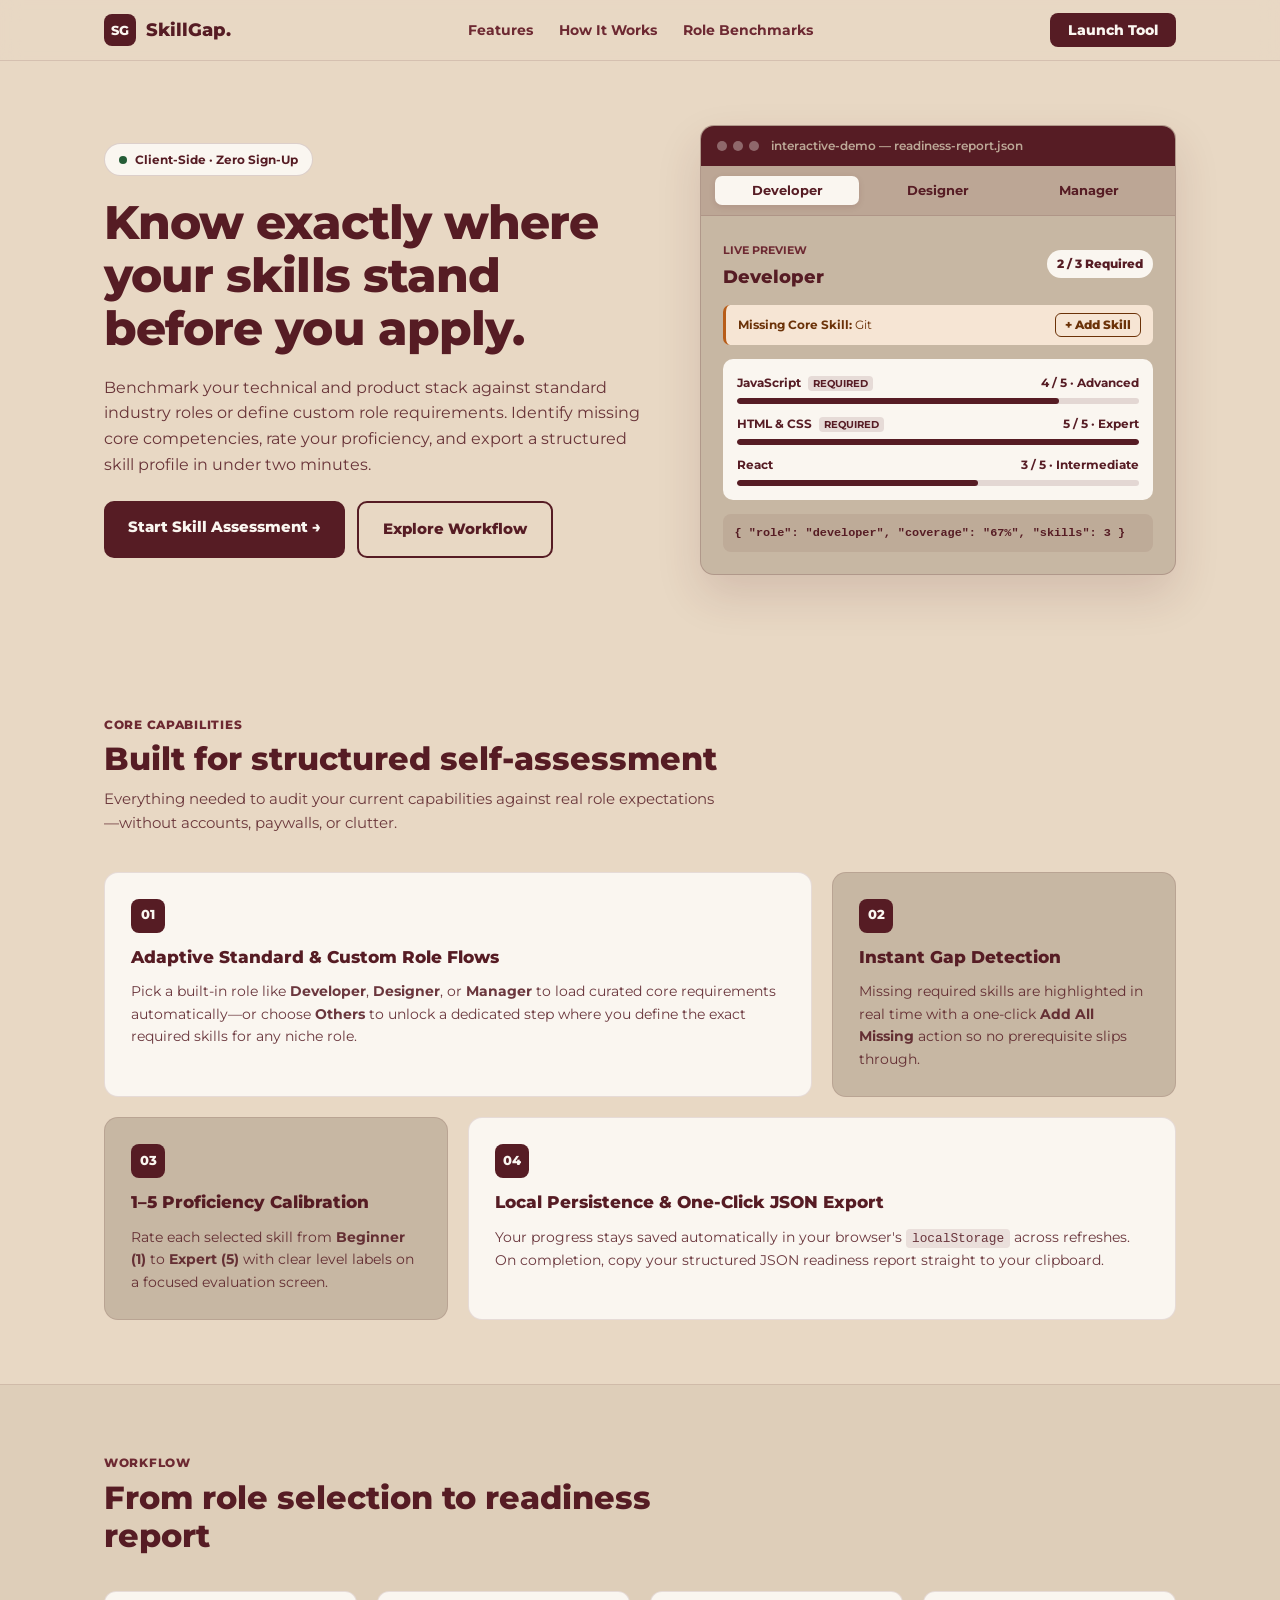
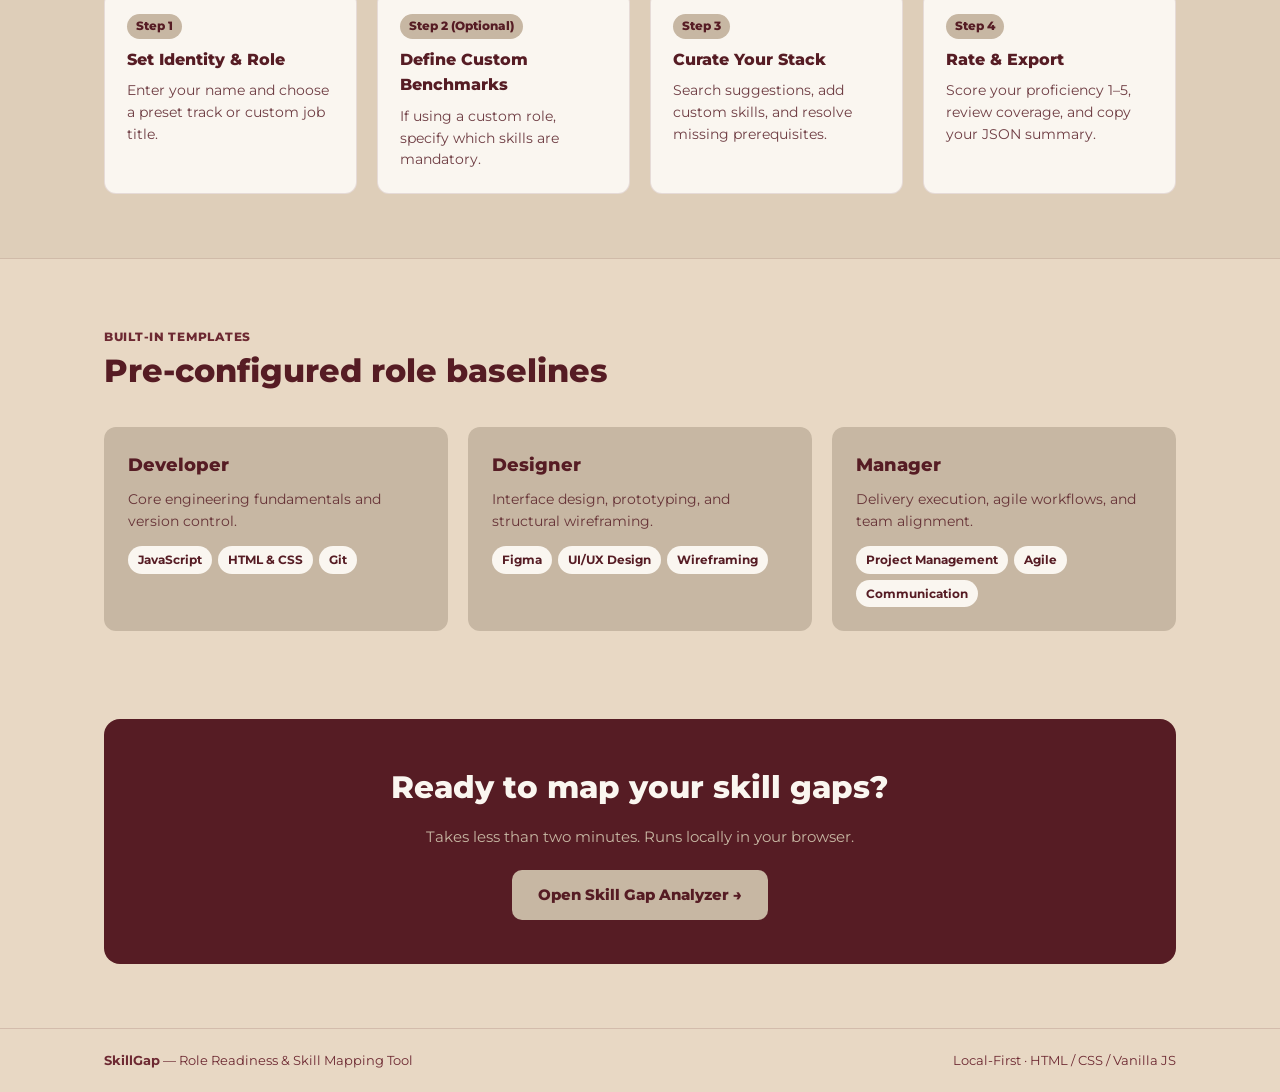
<file: index.html>
<!doctype html>
<html lang="en">
  <head>
    <meta charset="UTF-8" />
    <meta name="viewport" content="width=device-width, initial-scale=1.0" />
    <title>SkillGap — Benchmark &amp; Map Your Role Readiness</title>
    <link rel="stylesheet" href="css/home.css" />
  </head>

  <body>
    <!-- Top Sticky Navbar -->
    <header class="navbar">
      <div class="nav-inner">
        <a href="index.html" class="brand">
          <span class="brand-logo">SG</span>
          <span class="brand-name">SkillGap.</span>
        </a>

        <nav class="nav-links" aria-label="Primary">
          <a href="#features">Features</a>
          <a href="#workflow">How It Works</a>
          <a href="#roles">Role Benchmarks</a>
        </nav>

        <div class="nav-cta">
          <a href="onboarding.html" class="btn-nav-primary" id="navStartBtn">
            Launch Tool
          </a>
        </div>
      </div>
    </header>

    <main>
      <!-- Hero Section (Product Intro + Interactive UI Preview) -->
      <section class="hero-section">
        <div class="container hero-grid">
          <div class="hero-content">
            <div class="announcement-pill">
              <span class="pulse-dot"></span>
              <span>Client-Side · Zero Sign-Up</span>
            </div>

            <h1>Know exactly where your skills stand before you apply.</h1>

            <p class="hero-subtitle">
              Benchmark your technical and product stack against standard
              industry roles or define custom role requirements. Identify
              missing core competencies, rate your proficiency, and export a
              structured skill profile in under two minutes.
            </p>

            <div class="hero-actions">
              <a
                href="onboarding.html"
                class="btn-hero-primary"
                id="heroStartBtn"
              >
                Start Skill Assessment →
              </a>
              <a href="#workflow" class="btn-hero-secondary">
                Explore Workflow
              </a>
            </div>

            <!-- Saved Profile Quick-Resume Bar (Appears only if localStorage has data) -->
            <div class="saved-session-bar" id="savedSessionBar" hidden>
              <div class="session-info">
                <span class="session-badge" id="sessionStatusBadge"
                  >Saved Profile</span
                >
                <span class="session-text" id="sessionSummaryText"></span>
              </div>
              <a href="onboarding.html" class="session-link">Open →</a>
            </div>
          </div>

          <!-- Interactive Product UI Showcase Mockup -->
          <div class="hero-showcase">
            <div class="window-frame">
              <div class="window-topbar">
                <div class="window-dots">
                  <span></span><span></span><span></span>
                </div>
                <span class="window-title"
                  >interactive-demo — readiness-report.json</span
                >
              </div>

              <!-- Interactive Role Switcher Tabs -->
              <div
                class="demo-tabs"
                role="tablist"
                aria-label="Preview role benchmarks"
              >
                <button
                  type="button"
                  class="demo-tab active"
                  role="tab"
                  aria-selected="true"
                  data-demo-role="developer"
                >
                  Developer
                </button>
                <button
                  type="button"
                  class="demo-tab"
                  role="tab"
                  aria-selected="false"
                  data-demo-role="designer"
                >
                  Designer
                </button>
                <button
                  type="button"
                  class="demo-tab"
                  role="tab"
                  aria-selected="false"
                  data-demo-role="manager"
                >
                  Manager
                </button>
              </div>

              <div class="window-body" id="demoWindowBody">
                <div class="mock-header">
                  <div>
                    <span class="mock-tag">Live Preview</span>
                    <h3 id="demoRoleTitle">Developer</h3>
                  </div>
                  <span class="mock-score-badge" id="demoCoverageBadge"
                    >2 / 3 Required</span
                  >
                </div>

                <!-- Interactive Missing Skill Banner -->
                <div class="mock-alert" id="demoMissingAlert">
                  <span id="demoMissingText"
                    ><strong>Missing Core Skill:</strong> Git</span
                  >
                  <button type="button" class="mock-fix-btn" id="demoFixBtn">
                    + Add Skill
                  </button>
                </div>

                <!-- Animated Proficiency Bars -->
                <div class="mock-skill-rows" id="demoSkillRows"></div>

                <div class="mock-footer">
                  <code id="demoJsonFooter"
                    >{ "role": "developer", "coverage": "67%", "readyForExport":
                    true }</code
                  >
                </div>
              </div>
            </div>
          </div>
        </div>
      </section>

      <!-- Value Proposition / Bento Features Grid -->
      <section class="section-block" id="features">
        <div class="container">
          <div class="section-header">
            <span class="section-kicker">Core Capabilities</span>
            <h2>Built for structured self-assessment</h2>
            <p>
              Everything needed to audit your current capabilities against real
              role expectations—without accounts, paywalls, or clutter.
            </p>
          </div>

          <div class="bento-grid">
            <article class="bento-card bento-wide">
              <div class="card-icon">01</div>
              <h3>Adaptive Standard &amp; Custom Role Flows</h3>
              <p>
                Pick a built-in role like <strong>Developer</strong>,
                <strong>Designer</strong>, or <strong>Manager</strong> to load
                curated core requirements automatically—or choose
                <strong>Others</strong> to unlock a dedicated step where you
                define the exact required skills for any niche role.
              </p>
            </article>

            <article class="bento-card">
              <div class="card-icon">02</div>
              <h3>Instant Gap Detection</h3>
              <p>
                Missing required skills are highlighted in real time with a
                one-click <strong>Add All Missing</strong> action so no
                prerequisite slips through.
              </p>
            </article>

            <article class="bento-card">
              <div class="card-icon">03</div>
              <h3>1–5 Proficiency Calibration</h3>
              <p>
                Rate each selected skill from <strong>Beginner (1)</strong> to
                <strong>Expert (5)</strong> with clear level labels on a focused
                evaluation screen.
              </p>
            </article>

            <article class="bento-card bento-wide">
              <div class="card-icon">04</div>
              <h3>Local Persistence &amp; One-Click JSON Export</h3>
              <p>
                Your progress stays saved automatically in your browser's
                <code>localStorage</code> across refreshes. On completion, copy
                your structured JSON readiness report straight to your
                clipboard.
              </p>
            </article>
          </div>
        </div>
      </section>

      <!-- Step-by-Step Workflow -->
      <section class="section-block alt-surface" id="workflow">
        <div class="container">
          <div class="section-header">
            <span class="section-kicker">Workflow</span>
            <h2>From role selection to readiness report</h2>
          </div>

          <div class="timeline-grid">
            <div class="timeline-step">
              <span class="step-pill">Step 1</span>
              <h3>Set Identity &amp; Role</h3>
              <p>
                Enter your name and choose a preset track or custom job title.
              </p>
            </div>

            <div class="timeline-step">
              <span class="step-pill">Step 2 (Optional)</span>
              <h3>Define Custom Benchmarks</h3>
              <p>If using a custom role, specify which skills are mandatory.</p>
            </div>

            <div class="timeline-step">
              <span class="step-pill">Step 3</span>
              <h3>Curate Your Stack</h3>
              <p>
                Search suggestions, add custom skills, and resolve missing
                prerequisites.
              </p>
            </div>

            <div class="timeline-step">
              <span class="step-pill">Step 4</span>
              <h3>Rate &amp; Export</h3>
              <p>
                Score your proficiency 1–5, review coverage, and copy your JSON
                summary.
              </p>
            </div>
          </div>
        </div>
      </section>

      <!-- Preset Role Benchmarks Preview -->
      <section class="section-block" id="roles">
        <div class="container">
          <div class="section-header">
            <span class="section-kicker">Built-In Templates</span>
            <h2>Pre-configured role baselines</h2>
          </div>

          <div class="roles-grid">
            <div class="role-card">
              <h3>Developer</h3>
              <p>Core engineering fundamentals and version control.</p>
              <div class="pill-group">
                <span>JavaScript</span>
                <span>HTML &amp; CSS</span>
                <span>Git</span>
              </div>
            </div>

            <div class="role-card">
              <h3>Designer</h3>
              <p>Interface design, prototyping, and structural wireframing.</p>
              <div class="pill-group">
                <span>Figma</span>
                <span>UI/UX Design</span>
                <span>Wireframing</span>
              </div>
            </div>

            <div class="role-card">
              <h3>Manager</h3>
              <p>Delivery execution, agile workflows, and team alignment.</p>
              <div class="pill-group">
                <span>Project Management</span>
                <span>Agile</span>
                <span>Communication</span>
              </div>
            </div>
          </div>
        </div>
      </section>

      <!-- Bottom Call-To-Action Banner -->
      <section class="cta-section">
        <div class="container">
          <div class="cta-banner">
            <h2>Ready to map your skill gaps?</h2>
            <p>Takes less than two minutes. Runs locally in your browser.</p>
            <a href="onboarding.html" class="btn-cta-light" id="bottomStartBtn">
              Open Skill Gap Analyzer →
            </a>
          </div>
        </div>
      </section>
    </main>

    <footer class="site-footer">
      <div class="container footer-inner">
        <span
          ><strong>SkillGap</strong> — Role Readiness &amp; Skill Mapping
          Tool</span
        >
        <span>Local-First · HTML / CSS / Vanilla JS</span>
      </div>
    </footer>

    <script src="js/script.js"></script>
  </body>
</html>
</file>
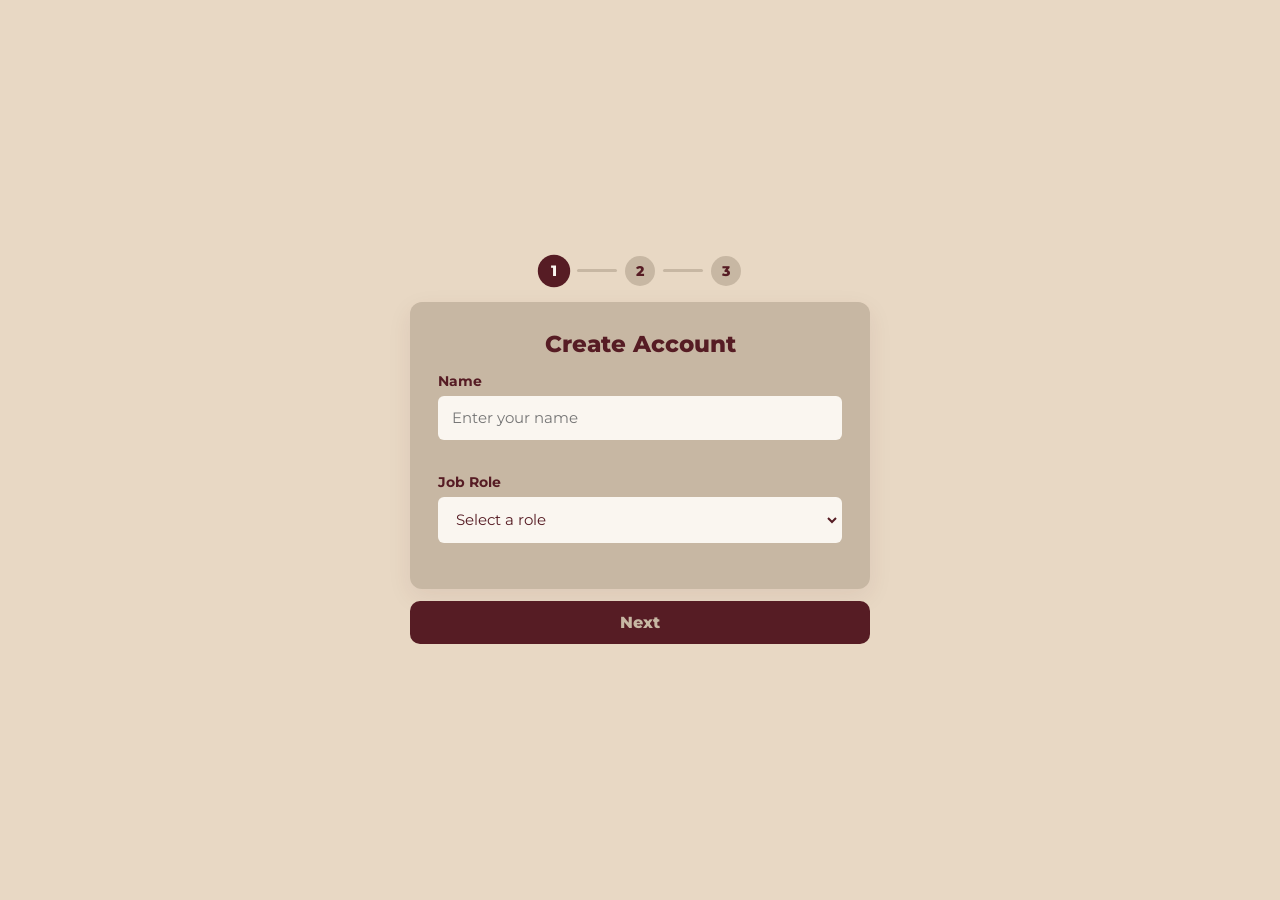
<file: create-account.html>
<!doctype html>
<html lang="en">
  <head>
    <meta charset="UTF-8" />
    <meta name="viewport" content="width=device-width, initial-scale=1.0" />
    <title>Create Account</title>
    <link rel="stylesheet" href="style.css" />
  </head>

  <body>
    <main class="main-container create-account-container">
      <!-- Dynamic Progress Header -->
      <div class="step-indicator" id="stepIndicator" aria-label="Form progress"></div>

      <form class="account-form" id="accountForm" novalidate>
        <!-- STEP 1: Profile Details -->
        <section class="form-step" id="stepProfile">
          <div class="form-box">
            <h1>Create Account</h1>

            <div class="form-group">
              <label for="name">Name</label>
              <input
                type="text"
                id="name"
                name="name"
                placeholder="Enter your name"
                required
              />
              <span class="error-msg" aria-live="polite"></span>
            </div>

            <div class="form-group">
              <label for="role">Job Role</label>
              <select id="role" name="role" required>
                <option value="" disabled selected>Select a role</option>
                <option value="developer">Developer</option>
                <option value="designer">Designer</option>
                <option value="manager">Manager</option>
                <option value="others">Others</option>
              </select>
              <span class="error-msg" aria-live="polite"></span>
            </div>

            <div class="form-group other-group">
              <label for="other">Other Role Title</label>
              <input
                type="text"
                id="other"
                name="other_role"
                placeholder="e.g., Data Analyst, DevOps Engineer"
              />
              <span class="error-msg" aria-live="polite"></span>
            </div>
          </div>

          <button type="button" class="btn-primary" id="profileNextBtn">Next</button>
        </section>

        <!-- CONDITIONAL STEP (Only for "Others"): Define Role Required Skills -->
        <section class="form-step" id="stepCustomReq" hidden>
          <div class="form-box">
            <h1>Role Requirements</h1>
            <p class="step-subtitle">
              Define the core skills required for <strong id="customRoleLabel">this role</strong>.
            </p>

            <div class="form-group">
              <label for="reqSkillInput">Search or Add Required Skills</label>
              <div class="skill-input-row">
                <input
                  type="text"
                  id="reqSkillInput"
                  placeholder="Type a required skill..."
                  autocomplete="off"
                />
                <button type="button" class="btn-add-skill" id="addReqSkillBtn">
                  Add
                </button>
              </div>
            </div>

            <div class="skill-section">
              <span class="skill-section-label">Common Role Skills</span>
              <div class="skill-box suggestions-box" id="reqSuggestionsBox"></div>
            </div>

            <div class="form-group" id="customReqGroup">
              <span class="skill-section-label">Required for This Role</span>
              <div class="skill-box selected-box" id="customReqBox">
                <span class="empty-hint" id="emptyCustomReqHint">
                  Add at least one skill required for this role.
                </span>
              </div>
              <span class="error-msg" aria-live="polite"></span>
            </div>
          </div>

          <div class="button-row">
            <button type="button" class="btn-secondary" data-nav="prev">Back</button>
            <button type="button" class="btn-primary" id="customReqNextBtn">Next</button>
          </div>
        </section>

        <!-- YOUR SKILLS STEP (Step 2 for standard roles, Step 3 for "Others") -->
        <section class="form-step" id="stepSkills" hidden>
          <div class="form-box">
            <h1>Your Skills</h1>

            <!-- Required Skills Banner for the Selected Role -->
            <div class="skill-section">
              <div class="label-row">
                <span class="skill-section-label">
                  Required Skills (<span id="roleBadgeName">Role</span>)
                </span>
                <button
                  type="button"
                  class="btn-link-action"
                  id="addMissingReqBtn"
                  hidden
                >
                  + Add All Missing
                </button>
              </div>
              <div class="skill-box required-box" id="roleRequiredBox"></div>
            </div>

            <!-- Missing Required Skills Callout -->
            <div class="missing-banner" id="missingBanner" hidden>
              <span id="missingBannerText"></span>
            </div>

            <!-- Search / Custom Add Input -->
            <div class="form-group">
              <label for="skillInput">Add Your Skills</label>
              <div class="skill-input-row">
                <input
                  type="text"
                  id="skillInput"
                  placeholder="Type a skill (e.g., React, Figma)..."
                  autocomplete="off"
                />
                <button type="button" class="btn-add-skill" id="addSkillBtn">
                  Add
                </button>
              </div>
            </div>

            <!-- Skill Suggestions Box -->
            <div class="skill-section">
              <span class="skill-section-label">Suggested Skills</span>
              <div class="skill-box suggestions-box" id="suggestionsBox"></div>
            </div>

            <!-- Selected / Mentioned Skills Box -->
            <div class="form-group" id="skillsGroup">
              <span class="skill-section-label">Your Selected Skills</span>
              <div class="skill-box selected-box" id="selectedSkillsBox">
                <span class="empty-hint" id="emptySkillsHint">
                  Click a required/suggested skill or add your own.
                </span>
              </div>
              <span class="error-msg" aria-live="polite"></span>
            </div>
          </div>

          <div class="button-row">
            <button type="button" class="btn-secondary" data-nav="prev">Back</button>
            <button type="button" class="btn-primary" id="skillsNextBtn">Next</button>
          </div>
        </section>

        <!-- RATING STEP: Rate Selected Skills -->
        <section class="form-step" id="stepRating" hidden>
          <div class="form-box">
            <h1>Rate Your Skills</h1>
            <p class="step-subtitle">
              Rate your proficiency from <strong>1</strong> (Beginner) to <strong>5</strong> (Expert).
            </p>

            <div class="rating-list" id="ratingList"></div>
            <span class="error-msg" id="ratingErrorMsg" aria-live="polite"></span>
          </div>

          <div class="button-row">
            <button type="button" class="btn-secondary" data-nav="prev">Back</button>
            <button type="submit" class="btn-primary">Create Account</button>
          </div>
        </section>
      </form>

      <!-- FINAL SUMMARY CARD (Shown on Submit) -->
      <section class="form-step" id="summaryCard" hidden>
        <div class="form-box summary-box">
          <div class="summary-header">
            <div class="summary-top-bar">
              <span class="summary-badge">Profile Saved</span>
              <button type="button" class="btn-copy-json" id="copyJsonBtn">
                Copy JSON
              </button>
            </div>
            <h1 id="summaryName">User Name</h1>
            <p class="summary-role" id="summaryRole">Role Title</p>
          </div>

          <!-- Role Match / Missing Required Skills Highlight -->
          <div class="summary-panel" id="summaryCoveragePanel">
            <div class="summary-panel-top">
              <span class="skill-section-label">Role Skill Coverage</span>
              <span class="coverage-pill" id="coveragePill">0 / 0 Required</span>
            </div>
            <div class="missing-summary-wrap" id="summaryMissingWrap" hidden>
              <span class="missing-summary-title">Missing Required Skills:</span>
              <div class="chip-wrap" id="summaryMissingChips"></div>
            </div>
          </div>

          <!-- Rated Skills Breakdown -->
          <div class="summary-panel">
            <span class="skill-section-label">Rated Skills</span>
            <div class="summary-skills-list" id="summarySkillsList"></div>
          </div>
        </div>

        <div class="button-row">
          <button type="button" class="btn-secondary" id="editSummaryBtn">Edit</button>
          <button type="button" class="btn-primary" id="resetFormBtn">Start Over</button>
        </div>
      </section>
    </main>

    <script src="script.js"></script>
  </body>
</html>
</file>
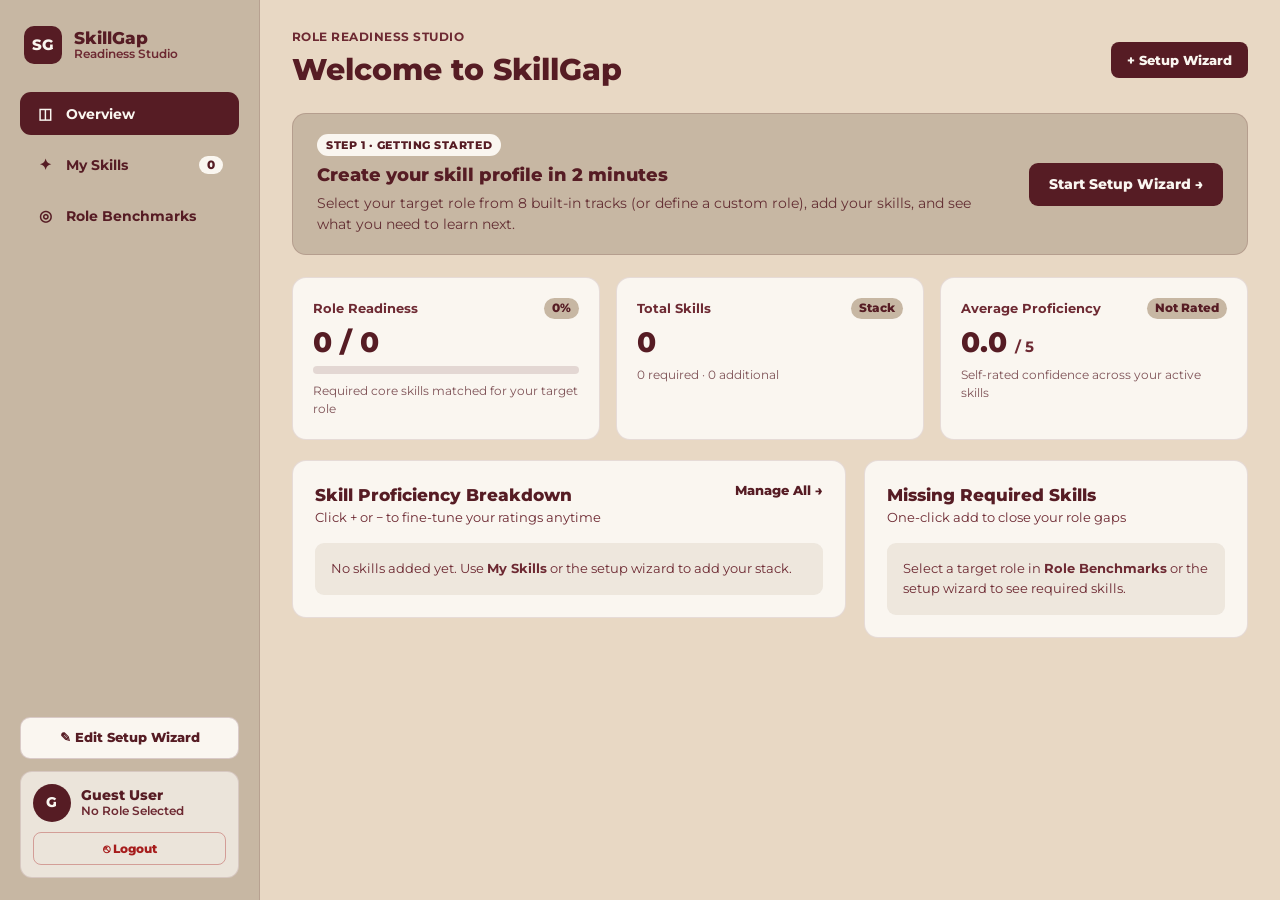
<file: dashboard.html>
<!doctype html>
<html lang="en">
  <head>
    <meta charset="UTF-8" />
    <meta name="viewport" content="width=device-width, initial-scale=1.0" />
    <title>SkillGap · Dashboard</title>
    <link rel="stylesheet" href="css/dashboard.css" />
  </head>

  <body>
    <div class="app-layout">
      <!-- Left Navigation Sidebar -->
      <aside class="sidebar" aria-label="Dashboard Navigation">
        <div class="sidebar-top">
          <a href="index.html" class="brand">
            <span class="brand-badge">SG</span>
            <div class="brand-text">
              <strong>SkillGap</strong>
              <span>Readiness Studio</span>
            </div>
          </a>

          <nav class="nav-menu">
            <button type="button" class="nav-item active" data-view="overview">
              <span class="nav-icon">◫</span>
              <span>Overview</span>
            </button>
            <button type="button" class="nav-item" data-view="skills">
              <span class="nav-icon">✦</span>
              <span>My Skills</span>
              <span class="nav-pill" id="navSkillCount">0</span>
            </button>
            <button type="button" class="nav-item" data-view="benchmarks">
              <span class="nav-icon">◎</span>
              <span>Role Benchmarks</span>
            </button>
          </nav>
        </div>

        <div class="sidebar-bottom">
          <a href="onboarding.html" class="btn-sidebar-cta">
            ✎ Edit Setup Wizard
          </a>

          <!-- User Profile & Logout Footer -->
          <div class="sidebar-user-card">
            <div class="user-profile-info">
              <div class="user-avatar" id="sidebarAvatar" aria-hidden="true">
                U
              </div>
              <div class="user-meta">
                <strong id="sidebarUserName">Guest User</strong>
                <span id="sidebarUserRole">No Role Selected</span>
              </div>
            </div>

            <button
              type="button"
              class="btn-logout"
              id="logoutBtn"
              title="Log out and clear session"
              aria-label="Log out"
            >
              ⎋ Logout
            </button>
          </div>
        </div>
      </aside>

      <!-- Main Workspace -->
      <div class="workspace">
        <!-- Top Header Bar -->
        <header class="topbar">
          <div>
            <p class="welcome-kicker" id="headerRoleTag">Welcome back</p>
            <h1 id="headerUserName">Your Skill Dashboard</h1>
          </div>

          <div class="topbar-actions">
            <a href="onboarding.html" class="btn-primary-sm">+ Setup Wizard</a>
          </div>
        </header>

        <!-- Beginner Guided Next-Step Card -->
        <section class="guide-banner" id="guideBanner">
          <div class="guide-copy">
            <span class="guide-badge" id="guideStepBadge"
              >Next Recommended Step</span
            >
            <h2 id="guideTitle">Let's set up your role profile</h2>
            <p id="guideDesc">
              Start the quick setup wizard to select your target role, add your
              skills, and check your readiness score.
            </p>
          </div>
          <div class="guide-actions" id="guideActions">
            <a href="onboarding.html" class="btn-primary">Start Setup →</a>
          </div>
        </section>

        <!-- VIEW 1: OVERVIEW -->
        <section class="view-panel active" id="view-overview">
          <div class="kpi-grid">
            <article class="kpi-card">
              <div class="kpi-top">
                <span class="kpi-label">Role Readiness</span>
                <span class="kpi-tag" id="kpiReadinessTag">0%</span>
              </div>
              <div class="kpi-value" id="kpiReadinessValue">0 / 0</div>
              <div class="progress-bar">
                <div class="progress-fill" id="kpiReadinessBar"></div>
              </div>
              <p class="kpi-hint">
                Required core skills matched for your target role
              </p>
            </article>

            <article class="kpi-card">
              <div class="kpi-top">
                <span class="kpi-label">Total Skills</span>
                <span class="kpi-tag">Stack</span>
              </div>
              <div class="kpi-value" id="kpiTotalSkills">0</div>
              <p class="kpi-hint" id="kpiSkillSplit">
                0 required · 0 additional
              </p>
            </article>

            <article class="kpi-card">
              <div class="kpi-top">
                <span class="kpi-label">Average Proficiency</span>
                <span class="kpi-tag" id="kpiAvgLabel">—</span>
              </div>
              <div class="kpi-value" id="kpiAvgScore">
                0.0 <small>/ 5</small>
              </div>
              <p class="kpi-hint">
                Self-rated confidence across your active skills
              </p>
            </article>
          </div>

          <div class="overview-split">
            <!-- Left: Skill Proficiency Bars -->
            <div class="panel-card">
              <div class="panel-header">
                <div>
                  <h3>Skill Proficiency Breakdown</h3>
                  <p>Click + or − to fine-tune your ratings anytime</p>
                </div>
                <button type="button" class="text-link-btn" data-jump="skills">
                  Manage All →
                </button>
              </div>

              <div class="skill-bars-list" id="overviewSkillBars"></div>
            </div>

            <!-- Right: Actionable Skill Gaps -->
            <div class="panel-card">
              <div class="panel-header">
                <div>
                  <h3>Missing Required Skills</h3>
                  <p>One-click add to close your role gaps</p>
                </div>
              </div>

              <div class="gaps-container" id="overviewGapsList"></div>
            </div>
          </div>
        </section>

        <!-- VIEW 2: MY SKILLS -->
        <section class="view-panel" id="view-skills" hidden>
          <div class="panel-card">
            <div class="panel-header">
              <div>
                <h3>Manage Your Skills</h3>
                <p>
                  Add new skills or adjust your 1–5 proficiency ratings directly
                </p>
              </div>
            </div>

            <form class="quick-add-form" id="quickAddSkillForm">
              <input
                type="text"
                id="quickSkillInput"
                placeholder="Type a skill name (e.g., TypeScript, Figma, SQL)..."
                required
              />
              <select id="quickSkillRating" aria-label="Initial rating">
                <option value="1">1 · Beginner</option>
                <option value="2">2 · Basic</option>
                <option value="3" selected>3 · Intermediate</option>
                <option value="4">4 · Advanced</option>
                <option value="5">5 · Expert</option>
              </select>
              <button type="submit" class="btn-primary">Add Skill</button>
            </form>

            <div class="manage-skills-list" id="manageSkillsList"></div>
          </div>
        </section>

        <!-- VIEW 3: ROLE BENCHMARKS -->
        <section class="view-panel" id="view-benchmarks" hidden>
          <div class="panel-card">
            <div class="panel-header">
              <div>
                <h3>Compare Against Role Benchmarks</h3>
                <p>
                  Explore 8 industry role templates and see how your current
                  skills match up
                </p>
              </div>
            </div>

            <div class="benchmark-cards" id="benchmarkCards"></div>
          </div>
        </section>
      </div>
    </div>

    <script src="js/dashboard.js"></script>
  </body>
</html>
</file>
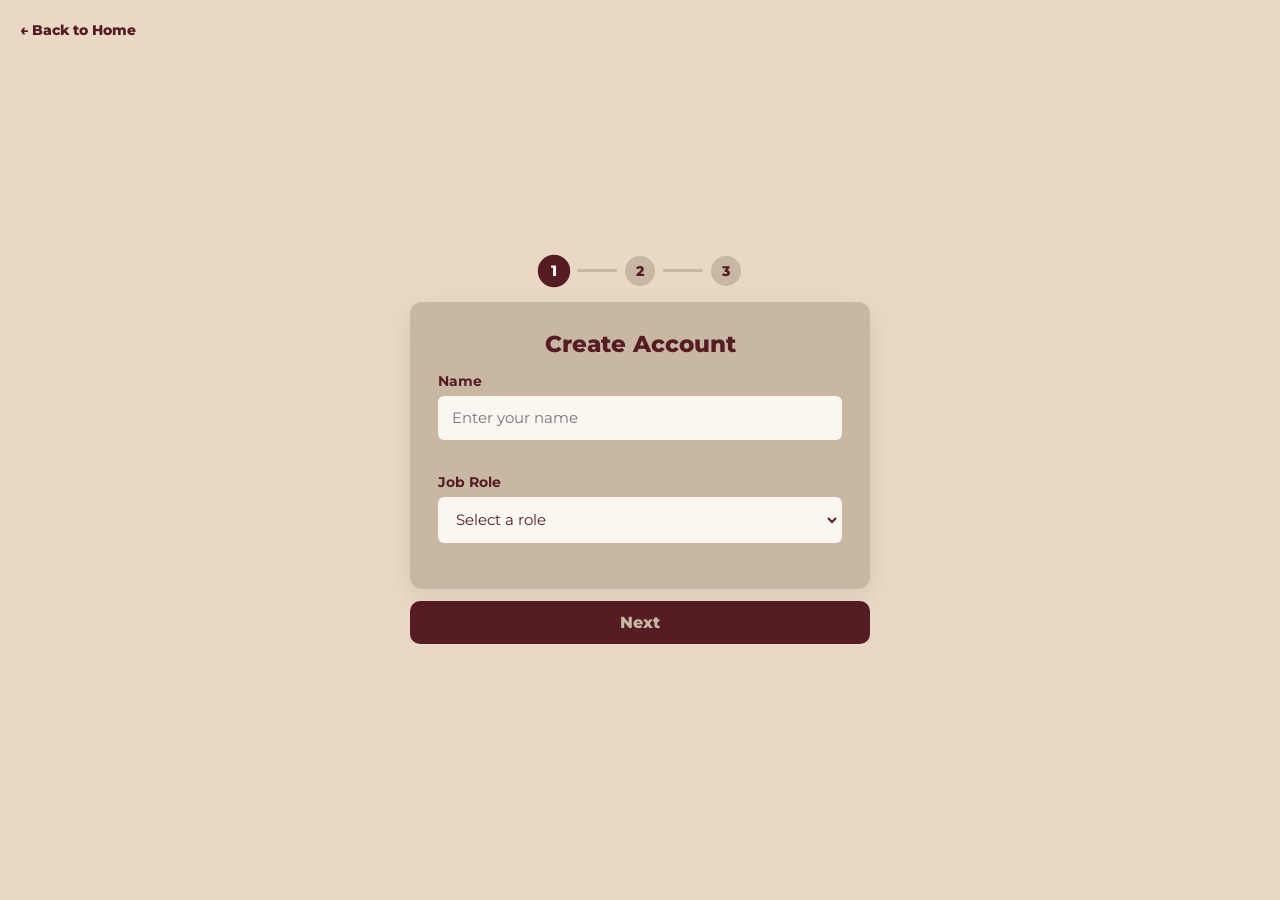
<file: onboarding.html>
<!doctype html>
<html lang="en">
  <head>
    <meta charset="UTF-8" />
    <meta name="viewport" content="width=device-width, initial-scale=1.0" />
    <title>Create Account</title>
    <link rel="stylesheet" href="css/style.css" />
  </head>

  <body>
    <main class="main-container create-account-container">
      <!-- Dynamic Progress Header -->
      <div style="margin-bottom: 12px; position: fixed; top: 20px; left: 20px">
        <a
          href="index.html"
          style="
            font-size: 0.85rem;
            font-weight: 800;
            color: var(--color-primary);
            text-decoration: none;
          "
        >
          ← Back to Home
        </a>
      </div>
      <div
        class="step-indicator"
        id="stepIndicator"
        aria-label="Form progress"
      ></div>

      <form class="account-form" id="accountForm" novalidate>
        <!-- STEP 1: Profile Details -->
        <section class="form-step" id="stepProfile">
          <div class="form-box">
            <h1>Create Account</h1>

            <div class="form-group">
              <label for="name">Name</label>
              <input
                type="text"
                id="name"
                name="name"
                placeholder="Enter your name"
                required
              />
              <span class="error-msg" aria-live="polite"></span>
            </div>

            <div class="form-group">
              <label for="role">Job Role</label>
              <select id="role" name="role" required>
                <option value="" disabled selected>Select a role</option>
                <option value="frontend">Frontend Developer</option>
                <option value="backend">Backend Developer</option>
                <option value="fullstack">Full-Stack Developer</option>
                <option value="designer">UI/UX Designer</option>
                <option value="data_analyst">Data Analyst</option>
                <option value="devops">DevOps Engineer</option>
                <option value="manager">Product Manager</option>
                <option value="qa_engineer">QA / Test Engineer</option>
                <option value="others">Others (Custom Role)</option>
              </select>
              <span class="error-msg" aria-live="polite"></span>
            </div>

            <div class="form-group other-group">
              <label for="other">Other Role Title</label>
              <input
                type="text"
                id="other"
                name="other_role"
                placeholder="e.g., Data Analyst, DevOps Engineer"
              />
              <span class="error-msg" aria-live="polite"></span>
            </div>
          </div>

          <button type="button" class="btn-primary" id="profileNextBtn">
            Next
          </button>
        </section>

        <!-- CONDITIONAL STEP (Only for "Others"): Define Role Required Skills -->
        <section class="form-step" id="stepCustomReq" hidden>
          <div class="form-box">
            <h1>Role Requirements</h1>
            <p class="step-subtitle">
              Define the core skills required for
              <strong id="customRoleLabel">this role</strong>.
            </p>

            <div class="form-group">
              <label for="reqSkillInput">Search or Add Required Skills</label>
              <div class="skill-input-row">
                <input
                  type="text"
                  id="reqSkillInput"
                  placeholder="Type a required skill..."
                  autocomplete="off"
                />
                <button type="button" class="btn-add-skill" id="addReqSkillBtn">
                  Add
                </button>
              </div>
            </div>

            <div class="skill-section">
              <span class="skill-section-label">Common Role Skills</span>
              <div
                class="skill-box suggestions-box"
                id="reqSuggestionsBox"
              ></div>
            </div>

            <div class="form-group" id="customReqGroup">
              <span class="skill-section-label">Required for This Role</span>
              <div class="skill-box selected-box" id="customReqBox">
                <span class="empty-hint" id="emptyCustomReqHint">
                  Add at least one skill required for this role.
                </span>
              </div>
              <span class="error-msg" aria-live="polite"></span>
            </div>
          </div>

          <div class="button-row">
            <button type="button" class="btn-secondary" data-nav="prev">
              Back
            </button>
            <button type="button" class="btn-primary" id="customReqNextBtn">
              Next
            </button>
          </div>
        </section>

        <!-- YOUR SKILLS STEP (Step 2 for standard roles, Step 3 for "Others") -->
        <section class="form-step" id="stepSkills" hidden>
          <div class="form-box">
            <h1>Your Skills</h1>

            <!-- Required Skills Banner for the Selected Role -->
            <div class="skill-section">
              <div class="label-row">
                <span class="skill-section-label">
                  Required Skills (<span id="roleBadgeName">Role</span>)
                </span>
                <button
                  type="button"
                  class="btn-link-action"
                  id="addMissingReqBtn"
                  hidden
                >
                  + Add All Missing
                </button>
              </div>
              <div class="skill-box required-box" id="roleRequiredBox"></div>
            </div>

            <!-- Missing Required Skills Callout -->
            <div class="missing-banner" id="missingBanner" hidden>
              <span id="missingBannerText"></span>
            </div>

            <!-- Search / Custom Add Input -->
            <div class="form-group">
              <label for="skillInput">Add Your Skills</label>
              <div class="skill-input-row">
                <input
                  type="text"
                  id="skillInput"
                  placeholder="Type a skill (e.g., React, Figma)..."
                  autocomplete="off"
                />
                <button type="button" class="btn-add-skill" id="addSkillBtn">
                  Add
                </button>
              </div>
            </div>

            <!-- Skill Suggestions Box -->
            <div class="skill-section">
              <span class="skill-section-label">Suggested Skills</span>
              <div class="skill-box suggestions-box" id="suggestionsBox"></div>
            </div>

            <!-- Selected / Mentioned Skills Box -->
            <div class="form-group" id="skillsGroup">
              <span class="skill-section-label">Your Selected Skills</span>
              <div class="skill-box selected-box" id="selectedSkillsBox">
                <span class="empty-hint" id="emptySkillsHint">
                  Click a required/suggested skill or add your own.
                </span>
              </div>
              <span class="error-msg" aria-live="polite"></span>
            </div>
          </div>

          <div class="button-row">
            <button type="button" class="btn-secondary" data-nav="prev">
              Back
            </button>
            <button type="button" class="btn-primary" id="skillsNextBtn">
              Next
            </button>
          </div>
        </section>

        <!-- RATING STEP: Rate Selected Skills -->
        <section class="form-step" id="stepRating" hidden>
          <div class="form-box">
            <h1>Rate Your Skills</h1>
            <p class="step-subtitle">
              Rate your proficiency from <strong>1</strong> (Beginner) to
              <strong>5</strong> (Expert).
            </p>

            <div class="rating-list" id="ratingList"></div>
            <span
              class="error-msg"
              id="ratingErrorMsg"
              aria-live="polite"
            ></span>
          </div>

          <div class="button-row">
            <button type="button" class="btn-secondary" data-nav="prev">
              Back
            </button>
            <button type="submit" class="btn-primary">Create Account</button>
          </div>
        </section>
      </form>

      <!-- FINAL SUMMARY CARD (Shown on Submit) -->
      <section class="form-step" id="summaryCard" hidden>
        <div class="form-box summary-box">
          <div class="summary-header">
            <div class="summary-top-bar">
              <span class="summary-badge">Profile Saved</span>
              <button type="button" class="btn-copy-json" id="copyJsonBtn">
                Copy JSON
              </button>
            </div>
            <h1 id="summaryName">User Name</h1>
            <p class="summary-role" id="summaryRole">Role Title</p>
          </div>

          <!-- Role Match / Missing Required Skills Highlight -->
          <div class="summary-panel" id="summaryCoveragePanel">
            <div class="summary-panel-top">
              <span class="skill-section-label">Role Skill Coverage</span>
              <span class="coverage-pill" id="coveragePill"
                >0 / 0 Required</span
              >
            </div>
            <div class="missing-summary-wrap" id="summaryMissingWrap" hidden>
              <span class="missing-summary-title"
                >Missing Required Skills:</span
              >
              <div class="chip-wrap" id="summaryMissingChips"></div>
            </div>
          </div>

          <!-- Rated Skills Breakdown -->
          <div class="summary-panel">
            <span class="skill-section-label">Rated Skills</span>
            <div class="summary-skills-list" id="summarySkillsList"></div>
          </div>
        </div>

        <div class="button-row">
          <button type="button" class="btn-secondary" id="editSummaryBtn">
            Edit
          </button>
          <button type="button" class="btn-primary" id="resetFormBtn">
            Start Over
          </button>
        </div>
      </section>
    </main>

    <script src="js/onboarding.js"></script>
  </body>
</html>
</file>
<file: css/home.css>
@import url('https://fonts.googleapis.com/css2?family=Montserrat:wght@400;500;600;700;800&display=swap');

:root {
  --color-primary: #561C24;
  --color-secondary: #6D2932;
  --color-accent: #C7B7A3;
  --color-bg: #E8D8C4;
  --color-surface: #FAF6F0;
  --color-warn-bg: #F6E5D4;
  --color-warn-border: #B85D19;
  --color-success: #245C36;
  --color-success-bg: #E3F1E7;
}

*,
*::before,
*::after {
  margin: 0;
  padding: 0;
  box-sizing: border-box;
}

[hidden] {
  display: none !important;
}

html {
  scroll-behavior: smooth;
}

body {
  font-family: "Montserrat", sans-serif;
  background-color: var(--color-bg);
  color: var(--color-primary);
  line-height: 1.6;
}

.container {
  width: 100%;
  max-width: 1120px;
  margin: 0 auto;
  padding-inline: 24px;
}

/* Sticky Navbar */
.navbar {
  position: sticky;
  top: 0;
  z-index: 50;
  background-color: rgba(232, 216, 196, 0.88);
  backdrop-filter: blur(10px);
  border-bottom: 1px solid rgba(86, 28, 36, 0.12);
}

.nav-inner {
  max-width: 1120px;
  margin: 0 auto;
  padding: 14px 24px;
  display: flex;
  align-items: center;
  justify-content: space-between;
  gap: 16px;
}

.brand {
  display: inline-flex;
  align-items: center;
  gap: 10px;
  text-decoration: none;
  color: var(--color-primary);
  font-weight: 800;
  font-size: 1.15rem;
}

.brand-logo {
  width: 32px;
  height: 32px;
  border-radius: 8px;
  display: grid;
  place-items: center;
  font-size: 0.82rem;
  font-weight: 800;
  background-color: var(--color-primary);
  color: var(--color-surface);
}

.nav-links {
  display: flex;
  align-items: center;
  gap: 26px;
}

.nav-links a {
  text-decoration: none;
  font-size: 0.88rem;
  font-weight: 700;
  color: var(--color-secondary);
  transition: color 0.15s ease;
}

.nav-links a:hover {
  color: var(--color-primary);
}

.btn-nav-primary {
  text-decoration: none;
  padding: 9px 18px;
  border-radius: 8px;
  font-size: 0.86rem;
  font-weight: 800;
  background-color: var(--color-primary);
  color: var(--color-surface);
  transition: background-color 0.2s ease, transform 0.15s ease;
}

.btn-nav-primary:hover {
  background-color: var(--color-secondary);
}

/* Hero Section */
.hero-section {
  padding: 64px 0 72px;
}

.hero-grid {
  display: grid;
  grid-template-columns: 1.1fr 0.95fr;
  gap: 44px;
  align-items: center;
}

.hero-content {
  display: flex;
  flex-direction: column;
  align-items: flex-start;
  gap: 20px;
}

.announcement-pill {
  display: inline-flex;
  align-items: center;
  gap: 8px;
  padding: 6px 14px;
  border-radius: 999px;
  font-size: 0.76rem;
  font-weight: 700;
  background-color: var(--color-surface);
  border: 1px solid rgba(86, 28, 36, 0.18);
  color: var(--color-primary);
}

.pulse-dot {
  width: 8px;
  height: 8px;
  border-radius: 50%;
  background-color: var(--color-success);
}

.hero-content h1 {
  font-size: clamp(2rem, 3.8vw, 2.95rem);
  font-weight: 800;
  line-height: 1.12;
  letter-spacing: -0.02em;
}

.hero-subtitle {
  font-size: 1rem;
  color: rgba(86, 28, 36, 0.88);
  max-width: 54ch;
}

.hero-actions {
  display: flex;
  flex-wrap: wrap;
  gap: 12px;
  margin-top: 4px;
}

.btn-hero-primary,
.btn-hero-secondary {
  padding: 14px 24px;
  border-radius: 10px;
  font-size: 0.95rem;
  font-weight: 800;
  text-decoration: none;
  transition: background-color 0.2s ease, transform 0.15s ease;
}

.btn-hero-primary {
  background-color: var(--color-primary);
  color: var(--color-surface);
}

.btn-hero-primary:hover {
  background-color: var(--color-secondary);
  transform: translateY(-1px);
}

.btn-hero-secondary {
  border: 2px solid var(--color-primary);
  color: var(--color-primary);
  background-color: transparent;
}

.btn-hero-secondary:hover {
  background-color: rgba(86, 28, 36, 0.08);
}

/* Optional Quick-Resume Session Pill */
.saved-session-bar {
  display: flex;
  align-items: center;
  justify-content: space-between;
  gap: 16px;
  width: 100%;
  max-width: 440px;
  padding: 10px 14px;
  border-radius: 10px;
  background-color: var(--color-accent);
  border: 1px solid rgba(86, 28, 36, 0.18);
  font-size: 0.82rem;
}

.session-info {
  display: flex;
  align-items: center;
  gap: 8px;
}

.session-badge {
  font-size: 0.68rem;
  font-weight: 800;
  text-transform: uppercase;
  padding: 3px 8px;
  border-radius: 999px;
  background-color: var(--color-success);
  color: var(--color-surface);
}

.session-badge.is-draft {
  background-color: var(--color-warn-border);
}

.session-text {
  font-weight: 700;
}

.session-link {
  font-weight: 800;
  color: var(--color-primary);
  text-decoration: none;
}

.session-link:hover {
  text-decoration: underline;
}

/* Interactive Product UI Preview Window */
.window-frame {
  border-radius: 14px;
  background-color: var(--color-accent);
  border: 1px solid rgba(86, 28, 36, 0.2);
  box-shadow: 0 20px 45px rgba(86, 28, 36, 0.14);
  overflow: hidden;
}

.window-topbar {
  display: flex;
  align-items: center;
  gap: 12px;
  padding: 11px 16px;
  background-color: var(--color-primary);
  color: var(--color-accent);
}

.window-dots {
  display: flex;
  gap: 6px;
}

.window-dots span {
  width: 10px;
  height: 10px;
  border-radius: 50%;
  background-color: rgba(250, 246, 240, 0.35);
}

.window-title {
  font-size: 0.72rem;
  font-weight: 600;
  opacity: 0.9;
}

/* Role Switcher Tabs inside Mockup */
.demo-tabs {
  display: grid;
  grid-template-columns: repeat(3, 1fr);
  gap: 6px;
  padding: 10px 14px;
  background-color: rgba(86, 28, 36, 0.1);
  border-bottom: 1px solid rgba(86, 28, 36, 0.12);
}

.demo-tab {
  padding: 7px 10px;
  border: none;
  border-radius: 7px;
  background-color: transparent;
  color: var(--color-primary);
  font-family: inherit;
  font-size: 0.8rem;
  font-weight: 700;
  cursor: pointer;
  transition: background-color 0.2s ease, color 0.2s ease, box-shadow 0.2s ease;
}

.demo-tab:hover:not(.active) {
  background-color: rgba(250, 246, 240, 0.45);
}

.demo-tab.active {
  background-color: var(--color-surface);
  color: var(--color-primary);
  box-shadow: 0 2px 6px rgba(86, 28, 36, 0.12);
}

@keyframes demoFadeIn {
  from {
    opacity: 0.35;
    transform: translateY(4px);
  }
  to {
    opacity: 1;
    transform: translateY(0);
  }
}

.window-body {
  padding: 20px 22px 22px;
  display: flex;
  flex-direction: column;
  gap: 14px;
}

.window-body.demo-fade {
  animation: demoFadeIn 0.25s ease-out;
}

.mock-header {
  display: flex;
  justify-content: space-between;
  align-items: center;
}

.mock-tag {
  font-size: 0.7rem;
  font-weight: 700;
  text-transform: uppercase;
  color: var(--color-secondary);
}

.mock-header h3 {
  font-size: 1.15rem;
  font-weight: 800;
}

.mock-score-badge {
  font-size: 0.75rem;
  font-weight: 800;
  padding: 4px 10px;
  border-radius: 999px;
  background-color: var(--color-surface);
  color: var(--color-primary);
  transition: background-color 0.25s ease, color 0.25s ease;
}

.mock-score-badge.is-complete {
  background-color: var(--color-success);
  color: var(--color-surface);
}

.mock-alert {
  display: flex;
  justify-content: space-between;
  align-items: center;
  gap: 8px;
  padding: 8px 12px;
  border-radius: 7px;
  font-size: 0.78rem;
  background-color: var(--color-warn-bg);
  border-left: 3px solid var(--color-warn-border);
  color: #6B3208;
  transition: background-color 0.25s ease, border-color 0.25s ease, color 0.25s ease;
}

.mock-alert.is-resolved {
  background-color: var(--color-success-bg);
  border-left-color: var(--color-success);
  color: var(--color-success);
}

.mock-fix-btn {
  padding: 4px 9px;
  border: 1.5px solid currentColor;
  border-radius: 6px;
  background-color: transparent;
  color: inherit;
  font-family: inherit;
  font-size: 0.72rem;
  font-weight: 800;
  cursor: pointer;
  white-space: nowrap;
  transition: background-color 0.15s ease, color 0.15s ease;
}

.mock-fix-btn:hover {
  background-color: rgba(86, 28, 36, 0.1);
}

.mock-skill-rows {
  display: flex;
  flex-direction: column;
  gap: 10px;
  padding: 14px;
  border-radius: 10px;
  background-color: var(--color-surface);
}

.mock-skill-row {
  display: flex;
  flex-direction: column;
  gap: 5px;
}

.mock-skill-meta {
  display: flex;
  justify-content: space-between;
  font-size: 0.78rem;
  font-weight: 700;
}

.mock-req {
  font-style: normal;
  font-size: 0.64rem;
  text-transform: uppercase;
  padding: 1px 5px;
  border-radius: 4px;
  margin-left: 4px;
  background-color: rgba(86, 28, 36, 0.12);
}

.mock-bar {
  height: 6px;
  border-radius: 999px;
  background-color: rgba(86, 28, 36, 0.14);
  overflow: hidden;
}

.mock-bar div {
  height: 100%;
  border-radius: 999px;
  background-color: var(--color-primary);
  transition: width 0.35s cubic-bezier(0.22, 1, 0.36, 1);
}

.mock-footer {
  padding: 9px 12px;
  border-radius: 8px;
  background-color: rgba(86, 28, 36, 0.08);
  font-size: 0.74rem;
  font-weight: 600;
  color: var(--color-primary);
}

/* Content Sections */
.section-block {
  padding: 64px 0;
}

.alt-surface {
  background-color: rgba(199, 183, 163, 0.32);
  border-block: 1px solid rgba(86, 28, 36, 0.1);
}

.section-header {
  max-width: 620px;
  margin-bottom: 36px;
}

.section-kicker {
  display: inline-block;
  font-size: 0.75rem;
  font-weight: 800;
  text-transform: uppercase;
  letter-spacing: 0.06em;
  color: var(--color-secondary);
  margin-bottom: 6px;
}

.section-header h2 {
  font-size: clamp(1.5rem, 2.8vw, 2rem);
  font-weight: 800;
  line-height: 1.2;
  margin-bottom: 8px;
}

.section-header p {
  font-size: 0.95rem;
  color: rgba(86, 28, 36, 0.85);
}

/* Bento Grid */
.bento-grid {
  display: grid;
  grid-template-columns: repeat(3, 1fr);
  gap: 20px;
}

.bento-card {
  padding: 26px;
  border-radius: 14px;
  background-color: var(--color-accent);
  border: 1px solid rgba(86, 28, 36, 0.12);
  display: flex;
  flex-direction: column;
  gap: 10px;
}

.bento-wide {
  grid-column: span 2;
  background-color: var(--color-surface);
}

.card-icon {
  width: 34px;
  height: 34px;
  border-radius: 8px;
  display: grid;
  place-items: center;
  font-size: 0.8rem;
  font-weight: 800;
  background-color: var(--color-primary);
  color: var(--color-surface);
}

.bento-card h3 {
  font-size: 1.08rem;
  font-weight: 800;
}

.bento-card p {
  font-size: 0.88rem;
  color: rgba(86, 28, 36, 0.88);
}

.bento-card code {
  font-size: 0.8rem;
  padding: 2px 6px;
  border-radius: 4px;
  background-color: rgba(86, 28, 36, 0.1);
}

/* Workflow Timeline */
.timeline-grid {
  display: grid;
  grid-template-columns: repeat(4, 1fr);
  gap: 20px;
}

.timeline-step {
  padding: 22px;
  border-radius: 12px;
  background-color: var(--color-surface);
  border: 1px solid rgba(86, 28, 36, 0.12);
  display: flex;
  flex-direction: column;
  gap: 8px;
}

.step-pill {
  align-self: flex-start;
  font-size: 0.72rem;
  font-weight: 800;
  padding: 3px 9px;
  border-radius: 999px;
  background-color: var(--color-accent);
  color: var(--color-primary);
}

.timeline-step h3 {
  font-size: 1rem;
  font-weight: 800;
}

.timeline-step p {
  font-size: 0.85rem;
  color: rgba(86, 28, 36, 0.85);
}

/* Preset Roles Grid */
.roles-grid {
  display: grid;
  grid-template-columns: repeat(3, 1fr);
  gap: 20px;
}

.role-card {
  padding: 24px;
  border-radius: 12px;
  background-color: var(--color-accent);
  display: flex;
  flex-direction: column;
  gap: 10px;
}

.role-card h3 {
  font-size: 1.1rem;
  font-weight: 800;
}

.role-card p {
  font-size: 0.85rem;
  color: rgba(86, 28, 36, 0.85);
}

.pill-group {
  display: flex;
  flex-wrap: wrap;
  gap: 6px;
  margin-top: 4px;
}

.pill-group span {
  font-size: 0.76rem;
  font-weight: 700;
  padding: 4px 10px;
  border-radius: 999px;
  background-color: var(--color-surface);
  color: var(--color-primary);
}

/* Bottom CTA Banner */
.cta-section {
  padding: 24px 0 64px;
}

.cta-banner {
  padding: 44px 32px;
  border-radius: 16px;
  background-color: var(--color-primary);
  color: var(--color-surface);
  text-align: center;
  display: flex;
  flex-direction: column;
  align-items: center;
  gap: 12px;
}

.cta-banner h2 {
  font-size: clamp(1.45rem, 2.5vw, 1.95rem);
  font-weight: 800;
}

.cta-banner p {
  font-size: 0.95rem;
  color: var(--color-accent);
}

.btn-cta-light {
  margin-top: 8px;
  padding: 13px 26px;
  border-radius: 10px;
  text-decoration: none;
  font-size: 0.95rem;
  font-weight: 800;
  background-color: var(--color-accent);
  color: var(--color-primary);
  transition: background-color 0.2s ease, transform 0.15s ease;
}

.btn-cta-light:hover {
  background-color: var(--color-surface);
  transform: translateY(-1px);
}

/* Footer */
.site-footer {
  border-top: 1px solid rgba(86, 28, 36, 0.15);
  padding: 22px 0;
  font-size: 0.8rem;
  color: var(--color-secondary);
}

.footer-inner {
  display: flex;
  justify-content: space-between;
  align-items: center;
  flex-wrap: wrap;
  gap: 10px;
}

/* Responsive */
@media (max-width: 900px) {
  .hero-grid {
    grid-template-columns: 1fr;
  }

  .bento-grid,
  .timeline-grid,
  .roles-grid {
    grid-template-columns: 1fr;
  }

  .bento-wide {
    grid-column: span 1;
  }

  .nav-links {
    display: none;
  }
}
</file>
<file: style.css>
@import url('https://fonts.googleapis.com/css2?family=Montserrat:wght@400;500;600;700;800&display=swap');

:root {
  --color-primary: #561C24;
  --color-secondary: #6D2932;
  --color-accent: #C7B7A3;
  --color-bg: #E8D8C4;
  --color-surface: #FAF6F0;
  --color-error: #A61C1C;
  --color-warn-bg: #F6E5D4;
  --color-warn-border: #B85D19;
  --color-success: #245C36;
}

*,
*::before,
*::after {
  margin: 0;
  padding: 0;
  box-sizing: border-box;
}

body {
  min-height: 100vh;
  display: flex;
  justify-content: center;
  align-items: center;
  padding: 20px;
  font-family: "Montserrat", sans-serif;
  background-color: var(--color-bg);
  color: var(--color-primary);
}

.main-container {
  width: 100%;
  max-width: 460px;
}

/* Progress Indicator */
/* Progress Indicator */
.step-indicator {
  display: flex;
  align-items: center;
  justify-content: center;
  margin-bottom: 16px;
}

.step-dot {
  width: 30px;
  height: 30px;
  margin-inline: 4px;
  border-radius: 50%;
  display: grid;
  place-items: center;
  font-size: 0.85rem;
  font-weight: 800;
  background-color: var(--color-accent);
  color: var(--color-primary);
  overflow: hidden;
  transition:
    width 0.35s cubic-bezier(0.22, 1, 0.36, 1),
    height 0.35s cubic-bezier(0.22, 1, 0.36, 1),
    margin-inline 0.35s cubic-bezier(0.22, 1, 0.36, 1),
    opacity 0.25s ease,
    transform 0.35s cubic-bezier(0.34, 1.56, 0.64, 1),
    background-color 0.3s ease,
    color 0.3s ease;
}

.step-dot.active {
  background-color: var(--color-primary);
  color: var(--color-surface);
  transform: scale(1.08);
}

/* Collapsed state for Step 4 bubble */
.step-dot.is-hidden {
  width: 0;
  height: 0;
  margin-inline: 0;
  opacity: 0;
  transform: scale(0);
  pointer-events: none;
}

/* Connector Line */
.step-line {
  position: relative;
  width: 40px;
  height: 3px;
  margin-inline: 4px;
  border-radius: 2px;
  background-color: var(--color-accent);
  overflow: hidden;
  transition:
    width 0.35s cubic-bezier(0.22, 1, 0.36, 1),
    margin-inline 0.35s cubic-bezier(0.22, 1, 0.36, 1),
    opacity 0.25s ease;
}

.step-line::after {
  content: "";
  position: absolute;
  inset: 0;
  background-color: var(--color-primary);
  transform: scaleX(0);
  transform-origin: left center;
  transition: transform 0.35s cubic-bezier(0.22, 1, 0.36, 1);
}

.step-line.active::after {
  transform: scaleX(1);
}

/* Collapsed state for Step 4 connector line */
.step-line.is-hidden {
  width: 0;
  margin-inline: 0;
  opacity: 0;
  pointer-events: none;
}

/* Directional Step Animations */
@keyframes slideForward {
  from {
    opacity: 0;
    transform: translateX(28px);
  }
  to {
    opacity: 1;
    transform: translateX(0);
  }
}

@keyframes slideBackward {
  from {
    opacity: 0;
    transform: translateX(-28px);
  }
  to {
    opacity: 1;
    transform: translateX(0);
  }
}

.form-step.slide-next:not([hidden]) {
  animation: slideForward 0.32s cubic-bezier(0.22, 1, 0.36, 1) forwards;
}

.form-step.slide-prev:not([hidden]) {
  animation: slideBackward 0.32s cubic-bezier(0.22, 1, 0.36, 1) forwards;
}

@keyframes chipPop {
  from {
    opacity: 0;
    transform: scale(0.88);
  }
  to {
    opacity: 1;
    transform: scale(1);
  }
}

.form-step:not([hidden]) {
  animation: stepEnter 0.28s ease-out;
}

/* Card & Form Controls */
.form-box {
  display: flex;
  flex-direction: column;
  gap: 14px;
  padding: 28px;
  border-radius: 12px;
  background-color: var(--color-accent);
  box-shadow: 0 8px 24px rgba(86, 28, 36, 0.08);
}

.form-box h1 {
  font-size: 1.45rem;
  font-weight: 800;
  text-align: center;
}

.step-subtitle {
  font-size: 0.85rem;
  text-align: center;
  margin-top: -6px;
  color: rgba(86, 28, 36, 0.85);
}

.form-group {
  display: flex;
  flex-direction: column;
  gap: 6px;
}

.label-row {
  display: flex;
  justify-content: space-between;
  align-items: center;
  gap: 8px;
}

.form-group label,
.skill-section-label {
  font-size: 0.88rem;
  font-weight: 700;
}

.btn-link-action {
  border: none;
  background: none;
  font-family: inherit;
  font-size: 0.78rem;
  font-weight: 800;
  color: var(--color-primary);
  text-decoration: underline;
  cursor: pointer;
}

.btn-link-action:hover {
  color: var(--color-secondary);
}

.form-group input,
.form-group select {
  padding: 11px 12px;
  border: 2px solid transparent;
  border-radius: 6px;
  font-family: inherit;
  font-size: 0.92rem;
  color: var(--color-primary);
  background-color: var(--color-surface);
  transition: border-color 0.2s ease;
}

.form-group input:focus,
.form-group select:focus {
  outline: none;
  border-color: var(--color-primary);
}

/* Validation Error States */
.form-group.has-error input,
.form-group.has-error select,
.form-group.has-error .selected-box {
  border-color: var(--color-error);
}

.error-msg {
  font-size: 0.8rem;
  font-weight: 600;
  color: var(--color-error);
  min-height: 1em;
}

/* Conditional "Others" Reveal */
.other-group {
  max-height: 0;
  opacity: 0;
  overflow: hidden;
  margin-top: -14px;
  pointer-events: none;
  transition: max-height 0.35s ease, opacity 0.25s ease, margin-top 0.35s ease;
}

.form-group:has(option[value="others"]:checked) ~ .other-group {
  max-height: 110px;
  opacity: 1;
  margin-top: 0;
  pointer-events: auto;
}

/* Skill Input & Containers */
.skill-input-row {
  display: flex;
  gap: 8px;
}

.skill-input-row input {
  flex: 1;
  min-width: 0;
}

.btn-add-skill {
  padding: 0 16px;
  border: none;
  border-radius: 6px;
  font-family: inherit;
  font-size: 0.9rem;
  font-weight: 700;
  color: var(--color-surface);
  background-color: var(--color-primary);
  cursor: pointer;
  transition: background-color 0.2s ease;
}

.btn-add-skill:hover {
  background-color: var(--color-secondary);
}

.skill-section {
  display: flex;
  flex-direction: column;
  gap: 6px;
}

.skill-box {
  display: flex;
  flex-wrap: wrap;
  align-items: center;
  gap: 7px;
  padding: 11px;
  border-radius: 8px;
  background-color: var(--color-surface);
  border: 2px solid transparent;
}

/* Required Role Skills Box & Missing Highlight */
.required-box {
  background-color: rgba(86, 28, 36, 0.08);
  border: 1.5px solid rgba(86, 28, 36, 0.25);
}

.missing-banner {
  padding: 9px 12px;
  border-radius: 7px;
  font-size: 0.8rem;
  line-height: 1.4;
  color: #6B3208;
  background-color: var(--color-warn-bg);
  border-left: 3.5px solid var(--color-warn-border);
}

/* Custom Scrollbar */
.suggestions-box,
.rating-list,
.summary-skills-list {
  scrollbar-width: thin;
  scrollbar-color: rgba(86, 28, 36, 0.35) transparent;
}

.suggestions-box::-webkit-scrollbar,
.rating-list::-webkit-scrollbar,
.summary-skills-list::-webkit-scrollbar {
  width: 6px;
}

.suggestions-box::-webkit-scrollbar-track,
.rating-list::-webkit-scrollbar-track,
.summary-skills-list::-webkit-scrollbar-track {
  background: transparent;
  margin-block: 6px;
}

.suggestions-box::-webkit-scrollbar-thumb,
.rating-list::-webkit-scrollbar-thumb,
.summary-skills-list::-webkit-scrollbar-thumb {
  background-color: rgba(86, 28, 36, 0.3);
  border-radius: 999px;
}

.suggestions-box::-webkit-scrollbar-thumb:hover,
.rating-list::-webkit-scrollbar-thumb:hover,
.summary-skills-list::-webkit-scrollbar-thumb:hover {
  background-color: var(--color-primary);
}

.suggestions-box {
  max-height: 100px;
  overflow-y: auto;
  background-color: rgba(250, 246, 240, 0.65);
  border: 1px dashed rgba(86, 28, 36, 0.3);
}

.selected-box {
  min-height: 68px;
  align-content: flex-start;
}

.empty-hint {
  font-size: 0.8rem;
  color: rgba(86, 28, 36, 0.65);
  font-weight: 500;
}

/* Skill Chips */
.skill-chip {
  display: inline-flex;
  align-items: center;
  gap: 5px;
  padding: 5px 10px;
  border-radius: 999px;
  font-family: inherit;
  font-size: 0.8rem;
  font-weight: 700;
  animation: chipPop 0.2s ease-out;
}

.required-chip.is-missing {
  border: 1.5px dashed var(--color-warn-border);
  background-color: var(--color-warn-bg);
  color: #6B3208;
  cursor: pointer;
  transition: all 0.15s ease;
}

.required-chip.is-missing:hover {
  background-color: var(--color-warn-border);
  border-style: solid;
  color: var(--color-surface);
}

.required-chip.is-added {
  background-color: rgba(36, 92, 54, 0.14);
  border: 1.5px solid rgba(36, 92, 54, 0.35);
  color: var(--color-success);
  cursor: default;
}

.suggestion-chip {
  border: 1.5px solid var(--color-primary);
  background-color: transparent;
  color: var(--color-primary);
  cursor: pointer;
  transition: background-color 0.15s ease, color 0.15s ease;
}

.suggestion-chip:hover {
  background-color: var(--color-primary);
  color: var(--color-surface);
}

.selected-chip {
  background-color: var(--color-primary);
  color: var(--color-surface);
}

.remove-skill {
  border: none;
  background: none;
  color: var(--color-accent);
  font-size: 1.05rem;
  font-weight: 800;
  line-height: 1;
  cursor: pointer;
  padding: 0 2px;
}

.remove-skill:hover {
  color: #ffffff;
}

/* Rating Step */
.rating-list {
  display: flex;
  flex-direction: column;
  gap: 10px;
  max-height: 290px;
  overflow-y: auto;
  padding-right: 4px;
}

.rating-row {
  display: flex;
  flex-direction: column;
  gap: 8px;
  padding: 12px;
  border-radius: 8px;
  background-color: var(--color-surface);
}

.rating-row-header {
  display: flex;
  justify-content: space-between;
  align-items: center;
  gap: 8px;
}

.rating-skill-name {
  font-size: 0.9rem;
  font-weight: 700;
  display: inline-flex;
  align-items: center;
  gap: 6px;
}

.req-tag {
  font-size: 0.66rem;
  font-weight: 800;
  text-transform: uppercase;
  padding: 2px 6px;
  border-radius: 4px;
  background-color: rgba(86, 28, 36, 0.12);
  color: var(--color-primary);
}

.rating-level-text {
  font-size: 0.78rem;
  font-weight: 600;
  color: var(--color-secondary);
}

.rating-buttons {
  display: grid;
  grid-template-columns: repeat(5, 1fr);
  gap: 6px;
}

.rate-btn {
  padding: 7px 0;
  border: 1.5px solid rgba(86, 28, 36, 0.3);
  border-radius: 6px;
  background-color: transparent;
  color: var(--color-primary);
  font-family: inherit;
  font-size: 0.85rem;
  font-weight: 700;
  cursor: pointer;
  transition: background-color 0.15s ease, color 0.15s ease, border-color 0.15s ease;
}

.rate-btn:hover {
  border-color: var(--color-primary);
}

.rate-btn.filled {
  background-color: var(--color-primary);
  border-color: var(--color-primary);
  color: var(--color-surface);
}

/* Final Summary Card */
.summary-header {
  text-align: center;
  padding-bottom: 4px;
}

.summary-top-bar {
  display: flex;
  justify-content: space-between;
  align-items: center;
  margin-bottom: 10px;
}

.summary-badge {
  display: inline-block;
  font-size: 0.72rem;
  font-weight: 800;
  text-transform: uppercase;
  letter-spacing: 0.04em;
  padding: 4px 10px;
  border-radius: 999px;
  background-color: var(--color-primary);
  color: var(--color-surface);
}

.btn-copy-json {
  padding: 4px 11px;
  border: 1.5px solid var(--color-primary);
  border-radius: 999px;
  background-color: var(--color-surface);
  color: var(--color-primary);
  font-family: inherit;
  font-size: 0.74rem;
  font-weight: 800;
  cursor: pointer;
  transition: background-color 0.15s ease, color 0.15s ease, border-color 0.15s ease;
}

.btn-copy-json:hover {
  background-color: var(--color-primary);
  color: var(--color-surface);
}

.btn-copy-json.is-copied {
  background-color: var(--color-success);
  border-color: var(--color-success);
  color: var(--color-surface);
}

.summary-role {
  font-size: 0.92rem;
  font-weight: 600;
  color: var(--color-secondary);
  margin-top: 2px;
}

.summary-panel {
  display: flex;
  flex-direction: column;
  gap: 8px;
  padding: 12px;
  border-radius: 8px;
  background-color: var(--color-surface);
}

.summary-panel-top {
  display: flex;
  justify-content: space-between;
  align-items: center;
}

.coverage-pill {
  font-size: 0.75rem;
  font-weight: 800;
  padding: 3px 9px;
  border-radius: 999px;
}

.coverage-pill.is-complete {
  background-color: rgba(36, 92, 54, 0.15);
  color: var(--color-success);
}

.coverage-pill.is-partial {
  background-color: var(--color-warn-bg);
  color: #6B3208;
}

.missing-summary-wrap {
  display: flex;
  flex-direction: column;
  gap: 6px;
  padding-top: 4px;
  border-top: 1px dashed rgba(86, 28, 36, 0.2);
}

.missing-summary-title {
  font-size: 0.78rem;
  font-weight: 700;
  color: #6B3208;
}

.chip-wrap {
  display: flex;
  flex-wrap: wrap;
  gap: 6px;
}

.missing-pill {
  font-size: 0.76rem;
  font-weight: 700;
  padding: 4px 9px;
  border-radius: 999px;
  background-color: var(--color-warn-bg);
  border: 1px dashed var(--color-warn-border);
  color: #6B3208;
}

.summary-skills-list {
  display: flex;
  flex-direction: column;
  gap: 6px;
  max-height: 170px;
  overflow-y: auto;
}

.summary-skill-item {
  display: flex;
  justify-content: space-between;
  align-items: center;
  gap: 8px;
  padding: 7px 9px;
  border-radius: 6px;
  background-color: rgba(199, 183, 163, 0.28);
  font-size: 0.83rem;
}

.summary-skill-title {
  font-weight: 700;
  display: inline-flex;
  align-items: center;
  gap: 6px;
}

.summary-skill-score {
  font-weight: 600;
  font-size: 0.78rem;
  color: var(--color-secondary);
}

/* Navigation Buttons */
.button-row {
  display: flex;
  gap: 10px;
  margin-top: 12px;
}

.btn-primary,
.btn-secondary {
  width: 100%;
  padding: 12px;
  margin-top: 12px;
  border-radius: 10px;
  font-family: inherit;
  font-size: 1rem;
  font-weight: 800;
  cursor: pointer;
  transition: background-color 0.2s ease, transform 0.15s ease;
}

.button-row .btn-primary,
.button-row .btn-secondary {
  margin-top: 0;
}

.btn-primary {
  border: none;
  color: var(--color-accent);
  background-color: var(--color-primary);
}

.btn-primary:hover {
  background-color: var(--color-secondary);
}

.btn-secondary {
  flex: 0 0 36%;
  border: 2px solid var(--color-primary);
  color: var(--color-primary);
  background-color: transparent;
}

.btn-secondary:hover {
  background-color: rgba(86, 28, 36, 0.08);
}

.btn-primary:active,
.btn-secondary:active {
  transform: scale(0.99);
}
</file>
<file: css/dashboard.css>
@import url('https://fonts.googleapis.com/css2?family=Montserrat:wght@400;500;600;700;800&display=swap');

:root {
  --color-primary: #561C24;
  --color-secondary: #6D2932;
  --color-accent: #C7B7A3;
  --color-bg: #E8D8C4;
  --color-surface: #FAF6F0;
  --color-warn-bg: #F6E5D4;
  --color-warn-border: #B85D19;
  --color-success: #245C36;
  --color-success-bg: #E3F1E7;
  --color-error: #A61C1C;
}

*,
*::before,
*::after {
  margin: 0;
  padding: 0;
  box-sizing: border-box;
}

[hidden] {
  display: none !important;
}

body {
  min-height: 100vh;
  font-family: "Montserrat", sans-serif;
  background-color: var(--color-bg);
  color: var(--color-primary);
  line-height: 1.5;
}

/* App Shell Layout */
.app-layout {
  min-height: 100vh;
  padding-left: 260px; /* Offsets the fixed sidebar width */
}

/* Sidebar */
.sidebar {
  position: fixed;
  top: 0;
  left: 0;
  bottom: 0;
  width: 260px;
  height: 100vh;
  overflow: hidden;
  background-color: var(--color-accent);
  border-right: 1px solid rgba(86, 28, 36, 0.14);
  padding: 26px 20px 22px;
  display: flex;
  flex-direction: column;
  justify-content: space-between;
  z-index: 40;
}

.sidebar-top {
  display: flex;
  flex-direction: column;
  gap: 28px;
}

.brand {
  display: flex;
  align-items: center;
  gap: 12px;
  text-decoration: none;
  color: var(--color-primary);
  padding-inline: 4px;
}

.brand-badge {
  width: 38px;
  height: 38px;
  border-radius: 10px;
  display: grid;
  place-items: center;
  font-weight: 800;
  font-size: 0.92rem;
  background-color: var(--color-primary);
  color: var(--color-surface);
}

.brand-text {
  display: flex;
  flex-direction: column;
  line-height: 1.18;
}

.brand-text strong {
  font-size: 1.08rem;
  font-weight: 800;
}

.brand-text span {
  font-size: 0.74rem;
  font-weight: 600;
  color: var(--color-secondary);
}

.nav-menu {
  display: flex;
  flex-direction: column;
  gap: 8px;
}

.nav-item {
  display: flex;
  align-items: center;
  gap: 12px;
  width: 100%;
  padding: 12px 16px;
  border: none;
  border-radius: 11px;
  background: transparent;
  color: var(--color-primary);
  font-family: inherit;
  font-size: 0.9rem;
  font-weight: 700;
  text-align: left;
  cursor: pointer;
  transition: background-color 0.18s ease, color 0.18s ease;
}

.nav-item:hover:not(.active) {
  background-color: rgba(250, 246, 240, 0.55);
}

.nav-item.active {
  background-color: var(--color-primary);
  color: var(--color-surface);
}

.nav-icon {
  font-size: 0.95rem;
  width: 18px;
  text-align: center;
}

.nav-pill {
  margin-left: auto;
  font-size: 0.72rem;
  font-weight: 800;
  padding: 2px 8px;
  border-radius: 999px;
  background-color: var(--color-surface);
  color: var(--color-primary);
}

.sidebar-bottom {
  display: flex;
  flex-direction: column;
  gap: 12px;
}

.btn-sidebar-cta {
  display: block;
  text-align: center;
  text-decoration: none;
  padding: 10px 14px;
  border-radius: 10px;
  font-size: 0.82rem;
  font-weight: 800;
  background-color: var(--color-surface);
  color: var(--color-primary);
  border: 1.5px solid rgba(86, 28, 36, 0.2);
  transition: background-color 0.18s ease, color 0.18s ease;
}

.btn-sidebar-cta:hover {
  background-color: var(--color-primary);
  color: var(--color-surface);
}

/* User Profile Card & Logout */
.sidebar-user-card {
  display: flex;
  flex-direction: column;
  gap: 10px;
  padding: 12px;
  border-radius: 12px;
  background-color: rgba(250, 246, 240, 0.72);
  border: 1px solid rgba(86, 28, 36, 0.14);
}

.user-profile-info {
  display: flex;
  align-items: center;
  gap: 10px;
  min-width: 0;
}

.user-avatar {
  width: 38px;
  height: 38px;
  flex-shrink: 0;
  border-radius: 50%;
  display: grid;
  place-items: center;
  font-size: 0.88rem;
  font-weight: 800;
  letter-spacing: 0.03em;
  background-color: var(--color-primary);
  color: var(--color-surface);
}

.user-meta {
  display: flex;
  flex-direction: column;
  min-width: 0;
  line-height: 1.25;
}

.user-meta strong {
  font-size: 0.86rem;
  font-weight: 800;
  color: var(--color-primary);
  white-space: nowrap;
  overflow: hidden;
  text-overflow: ellipsis;
}

.user-meta span {
  font-size: 0.73rem;
  font-weight: 600;
  color: var(--color-secondary);
  white-space: nowrap;
  overflow: hidden;
  text-overflow: ellipsis;
}

.btn-logout {
  width: 100%;
  padding: 8px 12px;
  border-radius: 8px;
  border: 1.5px solid rgba(166, 28, 28, 0.35);
  background-color: transparent;
  color: var(--color-error);
  font-family: inherit;
  font-size: 0.78rem;
  font-weight: 800;
  cursor: pointer;
  transition: background-color 0.15s ease, color 0.15s ease, border-color 0.15s ease;
}

.btn-logout:hover {
  background-color: var(--color-error);
  border-color: var(--color-error);
  color: #ffffff;
}

.sidebar-footer-links {
  display: flex;
  justify-content: space-between;
  align-items: center;
  padding-inline: 4px;
}

.back-home-link,
.reset-text-btn {
  font-family: inherit;
  font-size: 0.78rem;
  font-weight: 700;
  color: var(--color-secondary);
  text-decoration: none;
  background: none;
  border: none;
  cursor: pointer;
}

.back-home-link:hover,
.reset-text-btn:hover {
  color: var(--color-primary);
  text-decoration: underline;
}

/* Workspace Area */
.workspace {
  padding: 28px 32px 48px;
  max-width: 1120px;
  width: 100%;
  margin: 0 auto;
  display: flex;
  flex-direction: column;
  gap: 22px;
}

/* Topbar */
.topbar {
  display: flex;
  justify-content: space-between;
  align-items: center;
  flex-wrap: wrap;
  gap: 14px;
}

.welcome-kicker {
  font-size: 0.78rem;
  font-weight: 700;
  text-transform: uppercase;
  letter-spacing: 0.04em;
  color: var(--color-secondary);
}

.topbar h1 {
  font-size: clamp(1.4rem, 2.5vw, 1.85rem);
  font-weight: 800;
}

.btn-primary-sm {
  text-decoration: none;
  padding: 10px 16px;
  border-radius: 8px;
  font-size: 0.82rem;
  font-weight: 800;
  background-color: var(--color-primary);
  color: var(--color-surface);
  transition: background-color 0.15s ease;
}

.btn-primary-sm:hover {
  background-color: var(--color-secondary);
}

/* Beginner Guided Banner */
.guide-banner {
  display: flex;
  justify-content: space-between;
  align-items: center;
  flex-wrap: wrap;
  gap: 16px;
  padding: 20px 24px;
  border-radius: 14px;
  background-color: var(--color-accent);
  border: 1px solid rgba(86, 28, 36, 0.16);
}

.guide-copy {
  max-width: 60ch;
  display: flex;
  flex-direction: column;
  gap: 4px;
}

.guide-badge {
  align-self: flex-start;
  font-size: 0.68rem;
  font-weight: 800;
  text-transform: uppercase;
  letter-spacing: 0.05em;
  padding: 3px 9px;
  border-radius: 999px;
  background-color: var(--color-surface);
  color: var(--color-primary);
  margin-bottom: 2px;
}

.guide-copy h2 {
  font-size: 1.12rem;
  font-weight: 800;
}

.guide-copy p {
  font-size: 0.85rem;
  color: rgba(86, 28, 36, 0.88);
}

.btn-primary {
  display: inline-flex;
  align-items: center;
  justify-content: center;
  padding: 11px 20px;
  border: none;
  border-radius: 9px;
  text-decoration: none;
  font-family: inherit;
  font-size: 0.88rem;
  font-weight: 800;
  background-color: var(--color-primary);
  color: var(--color-surface);
  cursor: pointer;
  transition: background-color 0.18s ease, transform 0.15s ease;
}

.btn-primary:hover {
  background-color: var(--color-secondary);
}

/* View Transitions */
@keyframes panelFade {
  from {
    opacity: 0;
    transform: translateY(6px);
  }
  to {
    opacity: 1;
    transform: translateY(0);
  }
}

.view-panel:not([hidden]) {
  display: flex;
  flex-direction: column;
  gap: 20px;
  animation: panelFade 0.25s ease-out;
}

/* KPI Grid */
.kpi-grid {
  display: grid;
  grid-template-columns: repeat(3, 1fr);
  gap: 16px;
}

.kpi-card {
  padding: 20px;
  border-radius: 14px;
  background-color: var(--color-surface);
  border: 1px solid rgba(86, 28, 36, 0.12);
  display: flex;
  flex-direction: column;
  gap: 8px;
}

.kpi-top {
  display: flex;
  justify-content: space-between;
  align-items: center;
}

.kpi-label {
  font-size: 0.8rem;
  font-weight: 700;
  color: var(--color-secondary);
}

.kpi-tag {
  font-size: 0.72rem;
  font-weight: 800;
  padding: 2px 8px;
  border-radius: 999px;
  background-color: var(--color-accent);
  color: var(--color-primary);
}

.kpi-value {
  font-size: 1.75rem;
  font-weight: 800;
  line-height: 1.1;
}

.kpi-value small {
  font-size: 0.95rem;
  font-weight: 700;
  color: var(--color-secondary);
}

.kpi-hint {
  font-size: 0.76rem;
  color: rgba(86, 28, 36, 0.75);
}

.progress-bar {
  width: 100%;
  height: 8px;
  border-radius: 999px;
  background-color: rgba(86, 28, 36, 0.14);
  overflow: hidden;
}

.progress-bar.thin {
  height: 6px;
}

.progress-fill {
  height: 100%;
  width: 0%;
  border-radius: 999px;
  background-color: var(--color-primary);
  transition: width 0.35s cubic-bezier(0.22, 1, 0.36, 1);
}

/* Overview Split Panels */
.overview-split {
  display: grid;
  grid-template-columns: 1.3fr 0.9fr;
  gap: 18px;
  align-items: start;
}

.panel-card {
  padding: 22px;
  border-radius: 14px;
  background-color: var(--color-surface);
  border: 1px solid rgba(86, 28, 36, 0.12);
  display: flex;
  flex-direction: column;
  gap: 16px;
}

.panel-header {
  display: flex;
  justify-content: space-between;
  align-items: flex-start;
  gap: 12px;
}

.panel-header h3 {
  font-size: 1.05rem;
  font-weight: 800;
}

.panel-header p {
  font-size: 0.8rem;
  color: var(--color-secondary);
}

.text-link-btn {
  border: none;
  background: none;
  font-family: inherit;
  font-size: 0.8rem;
  font-weight: 800;
  color: var(--color-primary);
  cursor: pointer;
  white-space: nowrap;
}

.text-link-btn:hover {
  text-decoration: underline;
}

/* Skill Bars List */
.skill-bars-list {
  display: flex;
  flex-direction: column;
  gap: 14px;
}

.skill-bar-row {
  display: flex;
  flex-direction: column;
  gap: 6px;
  padding: 10px 12px;
  border-radius: 9px;
  background-color: rgba(199, 183, 163, 0.24);
}

.skill-bar-top {
  display: flex;
  justify-content: space-between;
  align-items: center;
  gap: 8px;
}

.skill-title {
  font-size: 0.86rem;
  font-weight: 700;
  display: inline-flex;
  align-items: center;
  gap: 6px;
}

.badge-req,
.badge-opt {
  font-size: 0.64rem;
  font-weight: 800;
  text-transform: uppercase;
  padding: 2px 6px;
  border-radius: 4px;
}

.badge-req {
  background-color: rgba(86, 28, 36, 0.14);
  color: var(--color-primary);
}

.badge-opt {
  background-color: rgba(199, 183, 163, 0.5);
  color: var(--color-secondary);
}

.stepper-controls {
  display: inline-flex;
  align-items: center;
  gap: 6px;
}

.level-caption {
  font-size: 0.76rem;
  font-weight: 600;
  color: var(--color-secondary);
  margin-right: 4px;
}

.mini-step-btn {
  width: 24px;
  height: 24px;
  border-radius: 6px;
  border: 1.5px solid var(--color-primary);
  background-color: var(--color-surface);
  color: var(--color-primary);
  font-weight: 800;
  font-size: 0.9rem;
  line-height: 1;
  cursor: pointer;
  transition: background-color 0.15s ease, color 0.15s ease;
}

.mini-step-btn:hover {
  background-color: var(--color-primary);
  color: var(--color-surface);
}

/* Missing Gaps List */
.gaps-container {
  display: flex;
  flex-direction: column;
  gap: 10px;
}

.gap-item {
  display: flex;
  justify-content: space-between;
  align-items: center;
  gap: 10px;
  padding: 11px 12px;
  border-radius: 9px;
  background-color: var(--color-warn-bg);
  border-left: 3.5px solid var(--color-warn-border);
}

.gap-item strong {
  display: block;
  font-size: 0.86rem;
  color: #6B3208;
}

.gap-item span {
  font-size: 0.74rem;
  color: rgba(107, 50, 8, 0.85);
}

.btn-add-gap {
  padding: 6px 12px;
  border: none;
  border-radius: 6px;
  background-color: var(--color-warn-border);
  color: var(--color-surface);
  font-family: inherit;
  font-size: 0.76rem;
  font-weight: 800;
  cursor: pointer;
}

.btn-add-gap:hover {
  opacity: 0.9;
}

.empty-box,
.success-box {
  padding: 16px;
  border-radius: 9px;
  font-size: 0.83rem;
}

.empty-box {
  background-color: rgba(199, 183, 163, 0.25);
  color: var(--color-secondary);
}

.success-box {
  background-color: var(--color-success-bg);
  color: var(--color-success);
  display: flex;
  flex-direction: column;
  gap: 4px;
}

/* View 2: Manage Skills */
.quick-add-form {
  display: flex;
  gap: 10px;
  flex-wrap: wrap;
}

.quick-add-form input,
.quick-add-form select {
  padding: 10px 12px;
  border-radius: 8px;
  border: 1.5px solid rgba(86, 28, 36, 0.25);
  background-color: #ffffff;
  color: var(--color-primary);
  font-family: inherit;
  font-size: 0.88rem;
}

.quick-add-form input {
  flex: 1;
  min-width: 200px;
}

.manage-skills-list {
  display: flex;
  flex-direction: column;
  gap: 10px;
}

.manage-row {
  display: flex;
  justify-content: space-between;
  align-items: center;
  flex-wrap: wrap;
  gap: 12px;
  padding: 12px 14px;
  border-radius: 9px;
  background-color: rgba(199, 183, 163, 0.25);
}

.manage-info {
  display: flex;
  align-items: center;
  gap: 8px;
  font-size: 0.9rem;
}

.manage-controls {
  display: flex;
  align-items: center;
  gap: 12px;
}

.pill-rating-group {
  display: flex;
  gap: 4px;
}

.rate-pill {
  width: 28px;
  height: 28px;
  border-radius: 6px;
  border: 1.5px solid rgba(86, 28, 36, 0.3);
  background-color: var(--color-surface);
  color: var(--color-primary);
  font-family: inherit;
  font-size: 0.78rem;
  font-weight: 800;
  cursor: pointer;
}

.rate-pill.active {
  background-color: var(--color-primary);
  border-color: var(--color-primary);
  color: var(--color-surface);
}

.btn-remove-row {
  border: none;
  background: none;
  font-family: inherit;
  font-size: 0.78rem;
  font-weight: 700;
  color: var(--color-error);
  cursor: pointer;
}

.btn-remove-row:hover {
  text-decoration: underline;
}

/* View 3: Benchmarks Grid (2 columns for 8 roles) */
.benchmark-cards {
  display: grid;
  grid-template-columns: repeat(2, 1fr);
  gap: 16px;
}

.benchmark-card {
  padding: 18px;
  border-radius: 11px;
  background-color: rgba(199, 183, 163, 0.26);
  border: 1.5px solid transparent;
  display: flex;
  flex-direction: column;
  justify-content: space-between;
  gap: 14px;
}

.benchmark-card.is-current {
  border-color: var(--color-primary);
  background-color: rgba(199, 183, 163, 0.45);
}

.bench-top h4 {
  font-size: 1rem;
  font-weight: 800;
}

.bench-top p {
  font-size: 0.78rem;
  color: var(--color-secondary);
  margin-top: 2px;
}

.bench-score {
  display: inline-block;
  margin-top: 8px;
  font-size: 0.72rem;
  font-weight: 800;
  padding: 3px 8px;
  border-radius: 999px;
  background-color: var(--color-surface);
}

.bench-chips {
  display: flex;
  flex-wrap: wrap;
  gap: 6px;
}

.bench-chip {
  font-size: 0.74rem;
  font-weight: 700;
  padding: 4px 9px;
  border-radius: 999px;
}

.bench-chip.has {
  background-color: var(--color-success-bg);
  color: var(--color-success);
}

.bench-chip.missing {
  background-color: var(--color-warn-bg);
  color: #6B3208;
}

.btn-switch-role {
  width: 100%;
  padding: 9px;
  border-radius: 8px;
  border: 1.5px solid var(--color-primary);
  background-color: var(--color-surface);
  color: var(--color-primary);
  font-family: inherit;
  font-size: 0.78rem;
  font-weight: 800;
  cursor: pointer;
}

.btn-switch-role:hover:not(:disabled) {
  background-color: var(--color-primary);
  color: var(--color-surface);
}

.btn-switch-role:disabled {
  background-color: var(--color-primary);
  color: var(--color-surface);
  cursor: default;
}

/* Responsive */
@media (max-width: 960px) {
  .app-layout {
    padding-left: 0;
  }

  .sidebar {
    position: static;
    width: 100%;
    height: auto;
    border-right: none;
    border-bottom: 1px solid rgba(86, 28, 36, 0.14);
  }

  .nav-menu {
    flex-direction: row;
    flex-wrap: wrap;
  }

  .nav-item {
    width: auto;
  }

  .kpi-grid,
  .overview-split,
  .benchmark-cards {
    grid-template-columns: 1fr;
  }
}
</file>
<file: css/style.css>
@import url('https://fonts.googleapis.com/css2?family=Montserrat:wght@400;500;600;700;800&display=swap');

:root {
  --color-primary: #561C24;
  --color-secondary: #6D2932;
  --color-accent: #C7B7A3;
  --color-bg: #E8D8C4;
  --color-surface: #FAF6F0;
  --color-error: #A61C1C;
  --color-warn-bg: #F6E5D4;
  --color-warn-border: #B85D19;
  --color-success: #245C36;
}

*,
*::before,
*::after {
  margin: 0;
  padding: 0;
  box-sizing: border-box;
}

body {
  min-height: 100vh;
  display: flex;
  justify-content: center;
  align-items: center;
  padding: 20px;
  font-family: "Montserrat", sans-serif;
  background-color: var(--color-bg);
  color: var(--color-primary);
}

.main-container {
  width: 100%;
  max-width: 460px;
}

/* Progress Indicator */
/* Progress Indicator */
.step-indicator {
  display: flex;
  align-items: center;
  justify-content: center;
  margin-bottom: 16px;
}

.step-dot {
  width: 30px;
  height: 30px;
  margin-inline: 4px;
  border-radius: 50%;
  display: grid;
  place-items: center;
  font-size: 0.85rem;
  font-weight: 800;
  background-color: var(--color-accent);
  color: var(--color-primary);
  overflow: hidden;
  transition:
    width 0.35s cubic-bezier(0.22, 1, 0.36, 1),
    height 0.35s cubic-bezier(0.22, 1, 0.36, 1),
    margin-inline 0.35s cubic-bezier(0.22, 1, 0.36, 1),
    opacity 0.25s ease,
    transform 0.35s cubic-bezier(0.34, 1.56, 0.64, 1),
    background-color 0.3s ease,
    color 0.3s ease;
}

.step-dot.active {
  background-color: var(--color-primary);
  color: var(--color-surface);
  transform: scale(1.08);
}

/* Collapsed state for Step 4 bubble */
.step-dot.is-hidden {
  width: 0;
  height: 0;
  margin-inline: 0;
  opacity: 0;
  transform: scale(0);
  pointer-events: none;
}

/* Connector Line */
.step-line {
  position: relative;
  width: 40px;
  height: 3px;
  margin-inline: 4px;
  border-radius: 2px;
  background-color: var(--color-accent);
  overflow: hidden;
  transition:
    width 0.35s cubic-bezier(0.22, 1, 0.36, 1),
    margin-inline 0.35s cubic-bezier(0.22, 1, 0.36, 1),
    opacity 0.25s ease;
}

.step-line::after {
  content: "";
  position: absolute;
  inset: 0;
  background-color: var(--color-primary);
  transform: scaleX(0);
  transform-origin: left center;
  transition: transform 0.35s cubic-bezier(0.22, 1, 0.36, 1);
}

.step-line.active::after {
  transform: scaleX(1);
}

/* Collapsed state for Step 4 connector line */
.step-line.is-hidden {
  width: 0;
  margin-inline: 0;
  opacity: 0;
  pointer-events: none;
}

/* Directional Step Animations */
@keyframes slideForward {
  from {
    opacity: 0;
    transform: translateX(28px);
  }
  to {
    opacity: 1;
    transform: translateX(0);
  }
}

@keyframes slideBackward {
  from {
    opacity: 0;
    transform: translateX(-28px);
  }
  to {
    opacity: 1;
    transform: translateX(0);
  }
}

.form-step.slide-next:not([hidden]) {
  animation: slideForward 0.32s cubic-bezier(0.22, 1, 0.36, 1) forwards;
}

.form-step.slide-prev:not([hidden]) {
  animation: slideBackward 0.32s cubic-bezier(0.22, 1, 0.36, 1) forwards;
}

@keyframes chipPop {
  from {
    opacity: 0;
    transform: scale(0.88);
  }
  to {
    opacity: 1;
    transform: scale(1);
  }
}

.form-step:not([hidden]) {
  animation: stepEnter 0.28s ease-out;
}

/* Card & Form Controls */
.form-box {
  display: flex;
  flex-direction: column;
  gap: 14px;
  padding: 28px;
  border-radius: 12px;
  background-color: var(--color-accent);
  box-shadow: 0 8px 24px rgba(86, 28, 36, 0.08);
}

.form-box h1 {
  font-size: 1.45rem;
  font-weight: 800;
  text-align: center;
}

.step-subtitle {
  font-size: 0.85rem;
  text-align: center;
  margin-top: -6px;
  color: rgba(86, 28, 36, 0.85);
}

.form-group {
  display: flex;
  flex-direction: column;
  gap: 6px;
}

.label-row {
  display: flex;
  justify-content: space-between;
  align-items: center;
  gap: 8px;
}

.form-group label,
.skill-section-label {
  font-size: 0.88rem;
  font-weight: 700;
}

.btn-link-action {
  border: none;
  background: none;
  font-family: inherit;
  font-size: 0.78rem;
  font-weight: 800;
  color: var(--color-primary);
  text-decoration: underline;
  cursor: pointer;
}

.btn-link-action:hover {
  color: var(--color-secondary);
}

.form-group input,
.form-group select {
  padding: 11px 12px;
  border: 2px solid transparent;
  border-radius: 6px;
  font-family: inherit;
  font-size: 0.92rem;
  color: var(--color-primary);
  background-color: var(--color-surface);
  transition: border-color 0.2s ease;
}

.form-group input:focus,
.form-group select:focus {
  outline: none;
  border-color: var(--color-primary);
}

/* Validation Error States */
.form-group.has-error input,
.form-group.has-error select,
.form-group.has-error .selected-box {
  border-color: var(--color-error);
}

.error-msg {
  font-size: 0.8rem;
  font-weight: 600;
  color: var(--color-error);
  min-height: 1em;
}

/* Conditional "Others" Reveal */
.other-group {
  max-height: 0;
  opacity: 0;
  overflow: hidden;
  margin-top: -14px;
  pointer-events: none;
  transition: max-height 0.35s ease, opacity 0.25s ease, margin-top 0.35s ease;
}

.form-group:has(option[value="others"]:checked) ~ .other-group {
  max-height: 110px;
  opacity: 1;
  margin-top: 0;
  pointer-events: auto;
}

/* Skill Input & Containers */
.skill-input-row {
  display: flex;
  gap: 8px;
}

.skill-input-row input {
  flex: 1;
  min-width: 0;
}

.btn-add-skill {
  padding: 0 16px;
  border: none;
  border-radius: 6px;
  font-family: inherit;
  font-size: 0.9rem;
  font-weight: 700;
  color: var(--color-surface);
  background-color: var(--color-primary);
  cursor: pointer;
  transition: background-color 0.2s ease;
}

.btn-add-skill:hover {
  background-color: var(--color-secondary);
}

.skill-section {
  display: flex;
  flex-direction: column;
  gap: 6px;
}

.skill-box {
  display: flex;
  flex-wrap: wrap;
  align-items: center;
  gap: 7px;
  padding: 11px;
  border-radius: 8px;
  background-color: var(--color-surface);
  border: 2px solid transparent;
}

/* Required Role Skills Box & Missing Highlight */
.required-box {
  background-color: rgba(86, 28, 36, 0.08);
  border: 1.5px solid rgba(86, 28, 36, 0.25);
}

.missing-banner {
  padding: 9px 12px;
  border-radius: 7px;
  font-size: 0.8rem;
  line-height: 1.4;
  color: #6B3208;
  background-color: var(--color-warn-bg);
  border-left: 3.5px solid var(--color-warn-border);
}

/* Custom Scrollbar */
.suggestions-box,
.rating-list,
.summary-skills-list {
  scrollbar-width: thin;
  scrollbar-color: rgba(86, 28, 36, 0.35) transparent;
}

.suggestions-box::-webkit-scrollbar,
.rating-list::-webkit-scrollbar,
.summary-skills-list::-webkit-scrollbar {
  width: 6px;
}

.suggestions-box::-webkit-scrollbar-track,
.rating-list::-webkit-scrollbar-track,
.summary-skills-list::-webkit-scrollbar-track {
  background: transparent;
  margin-block: 6px;
}

.suggestions-box::-webkit-scrollbar-thumb,
.rating-list::-webkit-scrollbar-thumb,
.summary-skills-list::-webkit-scrollbar-thumb {
  background-color: rgba(86, 28, 36, 0.3);
  border-radius: 999px;
}

.suggestions-box::-webkit-scrollbar-thumb:hover,
.rating-list::-webkit-scrollbar-thumb:hover,
.summary-skills-list::-webkit-scrollbar-thumb:hover {
  background-color: var(--color-primary);
}

.suggestions-box {
  max-height: 100px;
  overflow-y: auto;
  background-color: rgba(250, 246, 240, 0.65);
  border: 1px dashed rgba(86, 28, 36, 0.3);
}

.selected-box {
  min-height: 68px;
  align-content: flex-start;
}

.empty-hint {
  font-size: 0.8rem;
  color: rgba(86, 28, 36, 0.65);
  font-weight: 500;
}

/* Skill Chips */
.skill-chip {
  display: inline-flex;
  align-items: center;
  gap: 5px;
  padding: 5px 10px;
  border-radius: 999px;
  font-family: inherit;
  font-size: 0.8rem;
  font-weight: 700;
  animation: chipPop 0.2s ease-out;
}

.required-chip.is-missing {
  border: 1.5px dashed var(--color-warn-border);
  background-color: var(--color-warn-bg);
  color: #6B3208;
  cursor: pointer;
  transition: all 0.15s ease;
}

.required-chip.is-missing:hover {
  background-color: var(--color-warn-border);
  border-style: solid;
  color: var(--color-surface);
}

.required-chip.is-added {
  background-color: rgba(36, 92, 54, 0.14);
  border: 1.5px solid rgba(36, 92, 54, 0.35);
  color: var(--color-success);
  cursor: default;
}

.suggestion-chip {
  border: 1.5px solid var(--color-primary);
  background-color: transparent;
  color: var(--color-primary);
  cursor: pointer;
  transition: background-color 0.15s ease, color 0.15s ease;
}

.suggestion-chip:hover {
  background-color: var(--color-primary);
  color: var(--color-surface);
}

.selected-chip {
  background-color: var(--color-primary);
  color: var(--color-surface);
}

.remove-skill {
  border: none;
  background: none;
  color: var(--color-accent);
  font-size: 1.05rem;
  font-weight: 800;
  line-height: 1;
  cursor: pointer;
  padding: 0 2px;
}

.remove-skill:hover {
  color: #ffffff;
}

/* Rating Step */
.rating-list {
  display: flex;
  flex-direction: column;
  gap: 10px;
  max-height: 290px;
  overflow-y: auto;
  padding-right: 4px;
}

.rating-row {
  display: flex;
  flex-direction: column;
  gap: 8px;
  padding: 12px;
  border-radius: 8px;
  background-color: var(--color-surface);
}

.rating-row-header {
  display: flex;
  justify-content: space-between;
  align-items: center;
  gap: 8px;
}

.rating-skill-name {
  font-size: 0.9rem;
  font-weight: 700;
  display: inline-flex;
  align-items: center;
  gap: 6px;
}

.req-tag {
  font-size: 0.66rem;
  font-weight: 800;
  text-transform: uppercase;
  padding: 2px 6px;
  border-radius: 4px;
  background-color: rgba(86, 28, 36, 0.12);
  color: var(--color-primary);
}

.rating-level-text {
  font-size: 0.78rem;
  font-weight: 600;
  color: var(--color-secondary);
}

.rating-buttons {
  display: grid;
  grid-template-columns: repeat(5, 1fr);
  gap: 6px;
}

.rate-btn {
  padding: 7px 0;
  border: 1.5px solid rgba(86, 28, 36, 0.3);
  border-radius: 6px;
  background-color: transparent;
  color: var(--color-primary);
  font-family: inherit;
  font-size: 0.85rem;
  font-weight: 700;
  cursor: pointer;
  transition: background-color 0.15s ease, color 0.15s ease, border-color 0.15s ease;
}

.rate-btn:hover {
  border-color: var(--color-primary);
}

.rate-btn.filled {
  background-color: var(--color-primary);
  border-color: var(--color-primary);
  color: var(--color-surface);
}

/* Final Summary Card */
.summary-header {
  text-align: center;
  padding-bottom: 4px;
}

.summary-top-bar {
  display: flex;
  justify-content: space-between;
  align-items: center;
  margin-bottom: 10px;
}

.summary-badge {
  display: inline-block;
  font-size: 0.72rem;
  font-weight: 800;
  text-transform: uppercase;
  letter-spacing: 0.04em;
  padding: 4px 10px;
  border-radius: 999px;
  background-color: var(--color-primary);
  color: var(--color-surface);
}

.btn-copy-json {
  padding: 4px 11px;
  border: 1.5px solid var(--color-primary);
  border-radius: 999px;
  background-color: var(--color-surface);
  color: var(--color-primary);
  font-family: inherit;
  font-size: 0.74rem;
  font-weight: 800;
  cursor: pointer;
  transition: background-color 0.15s ease, color 0.15s ease, border-color 0.15s ease;
}

.btn-copy-json:hover {
  background-color: var(--color-primary);
  color: var(--color-surface);
}

.btn-copy-json.is-copied {
  background-color: var(--color-success);
  border-color: var(--color-success);
  color: var(--color-surface);
}

.summary-role {
  font-size: 0.92rem;
  font-weight: 600;
  color: var(--color-secondary);
  margin-top: 2px;
}

.summary-panel {
  display: flex;
  flex-direction: column;
  gap: 8px;
  padding: 12px;
  border-radius: 8px;
  background-color: var(--color-surface);
}

.summary-panel-top {
  display: flex;
  justify-content: space-between;
  align-items: center;
}

.coverage-pill {
  font-size: 0.75rem;
  font-weight: 800;
  padding: 3px 9px;
  border-radius: 999px;
}

.coverage-pill.is-complete {
  background-color: rgba(36, 92, 54, 0.15);
  color: var(--color-success);
}

.coverage-pill.is-partial {
  background-color: var(--color-warn-bg);
  color: #6B3208;
}

.missing-summary-wrap {
  display: flex;
  flex-direction: column;
  gap: 6px;
  padding-top: 4px;
  border-top: 1px dashed rgba(86, 28, 36, 0.2);
}

.missing-summary-title {
  font-size: 0.78rem;
  font-weight: 700;
  color: #6B3208;
}

.chip-wrap {
  display: flex;
  flex-wrap: wrap;
  gap: 6px;
}

.missing-pill {
  font-size: 0.76rem;
  font-weight: 700;
  padding: 4px 9px;
  border-radius: 999px;
  background-color: var(--color-warn-bg);
  border: 1px dashed var(--color-warn-border);
  color: #6B3208;
}

.summary-skills-list {
  display: flex;
  flex-direction: column;
  gap: 6px;
  max-height: 170px;
  overflow-y: auto;
}

.summary-skill-item {
  display: flex;
  justify-content: space-between;
  align-items: center;
  gap: 8px;
  padding: 7px 9px;
  border-radius: 6px;
  background-color: rgba(199, 183, 163, 0.28);
  font-size: 0.83rem;
}

.summary-skill-title {
  font-weight: 700;
  display: inline-flex;
  align-items: center;
  gap: 6px;
}

.summary-skill-score {
  font-weight: 600;
  font-size: 0.78rem;
  color: var(--color-secondary);
}

/* Navigation Buttons */
.button-row {
  display: flex;
  gap: 10px;
  margin-top: 12px;
}

.btn-primary,
.btn-secondary {
  width: 100%;
  padding: 12px;
  margin-top: 12px;
  border-radius: 10px;
  font-family: inherit;
  font-size: 1rem;
  font-weight: 800;
  cursor: pointer;
  transition: background-color 0.2s ease, transform 0.15s ease;
}

.button-row .btn-primary,
.button-row .btn-secondary {
  margin-top: 0;
}

.btn-primary {
  border: none;
  color: var(--color-accent);
  background-color: var(--color-primary);
}

.btn-primary:hover {
  background-color: var(--color-secondary);
}

.btn-secondary {
  flex: 0 0 36%;
  border: 2px solid var(--color-primary);
  color: var(--color-primary);
  background-color: transparent;
}

.btn-secondary:hover {
  background-color: rgba(86, 28, 36, 0.08);
}

.btn-primary:active,
.btn-secondary:active {
  transform: scale(0.99);
}
</file>
